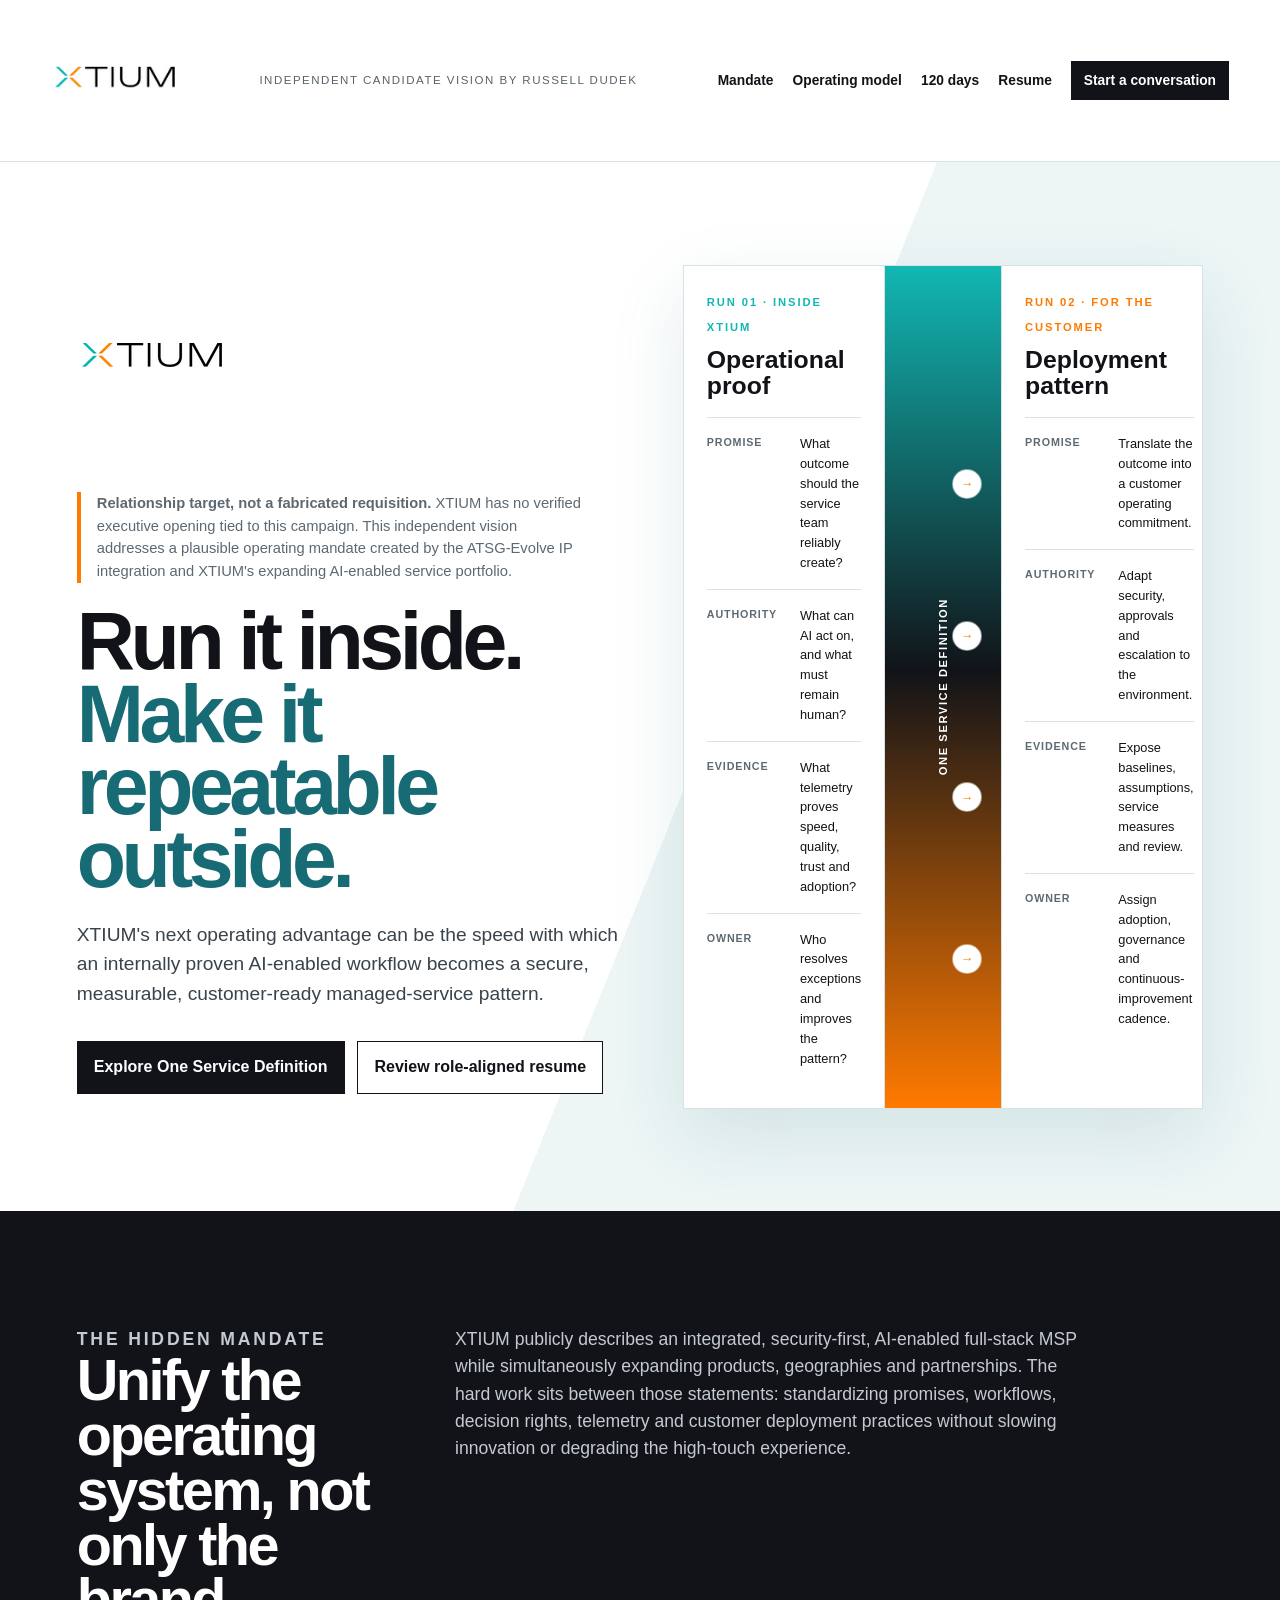
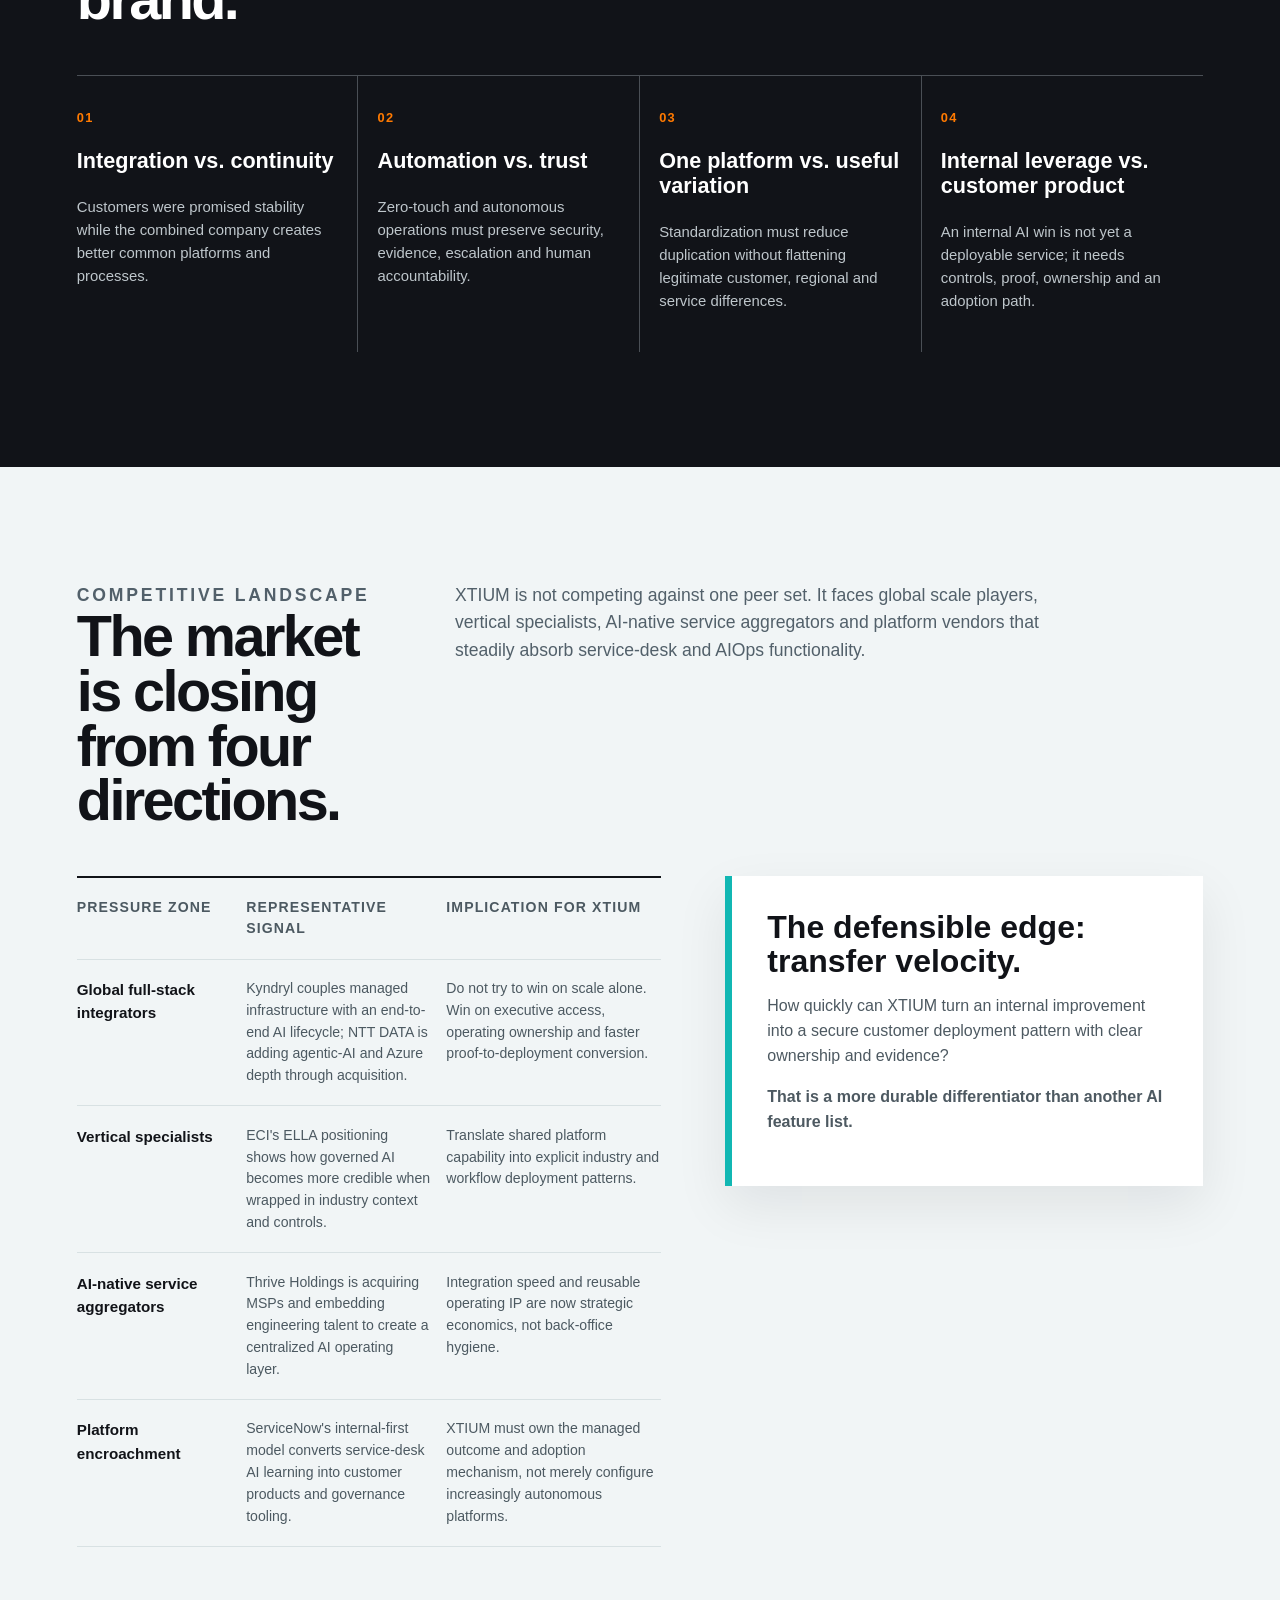
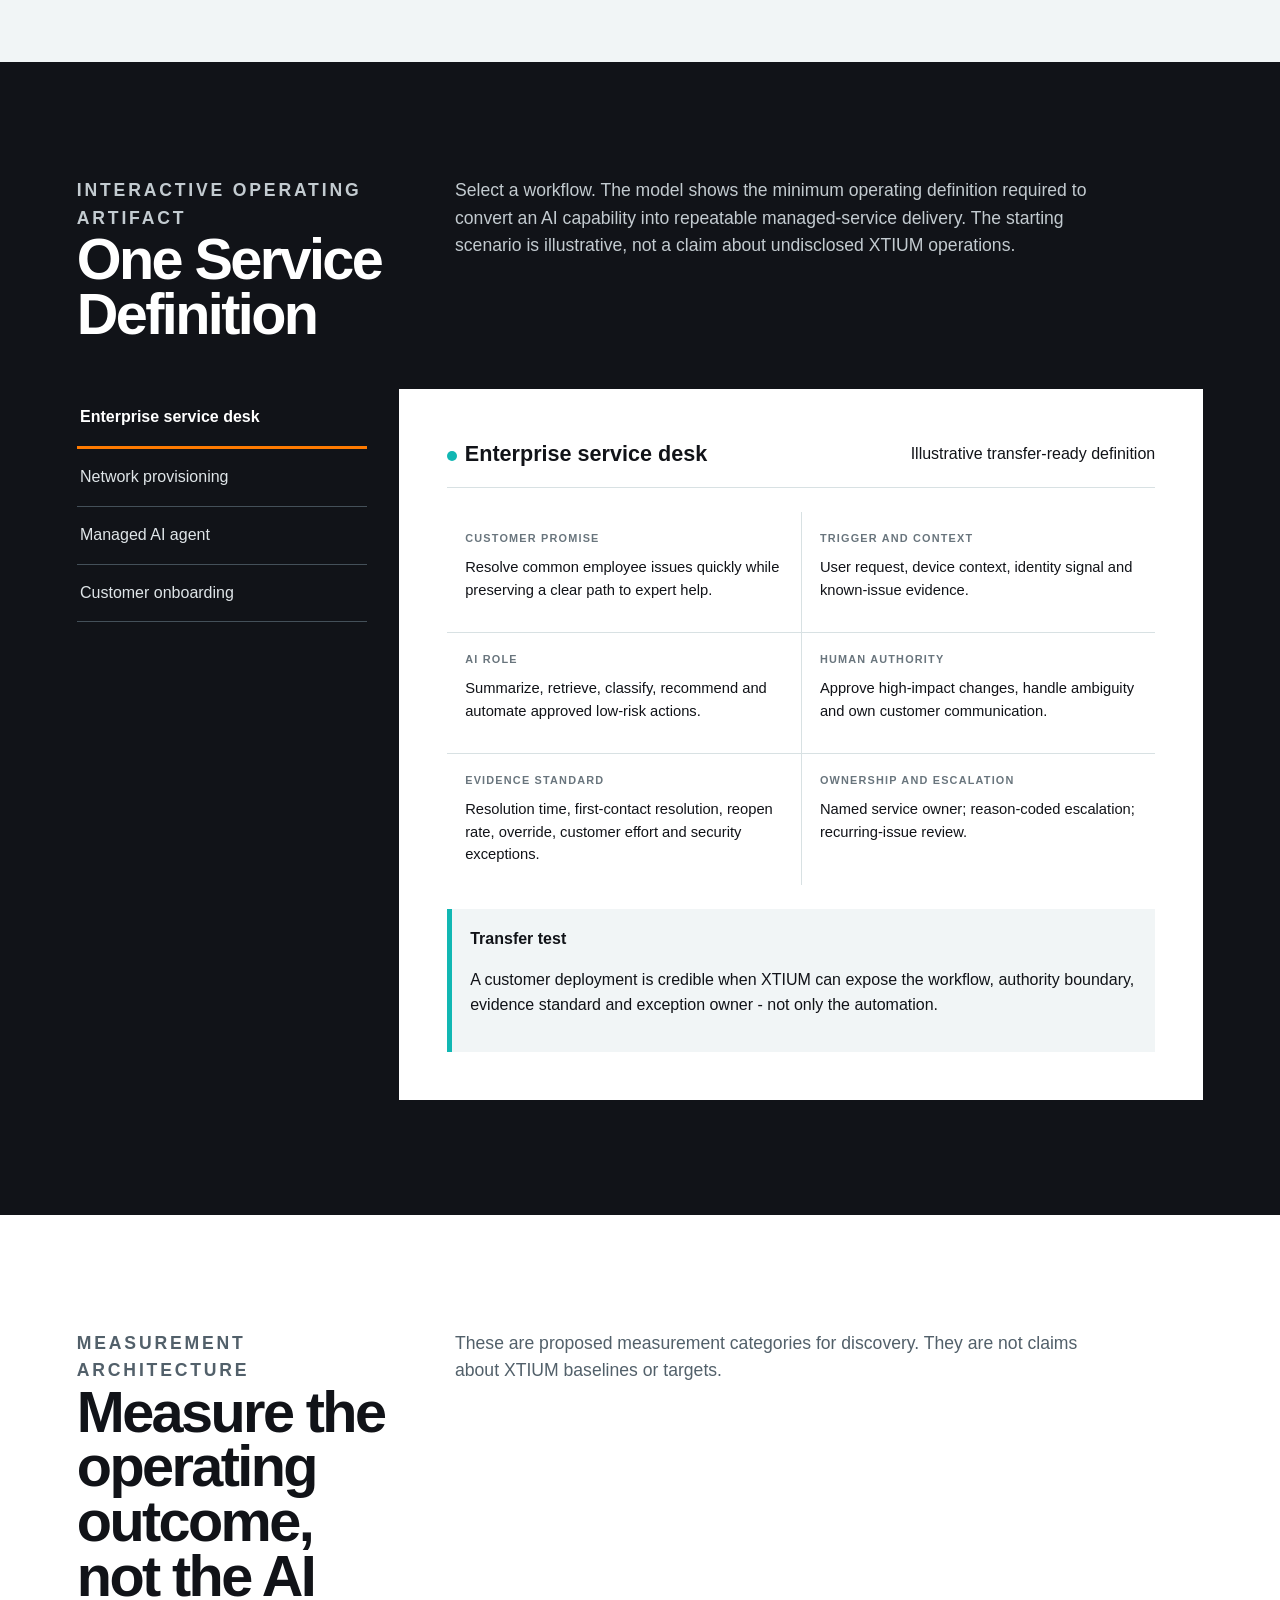
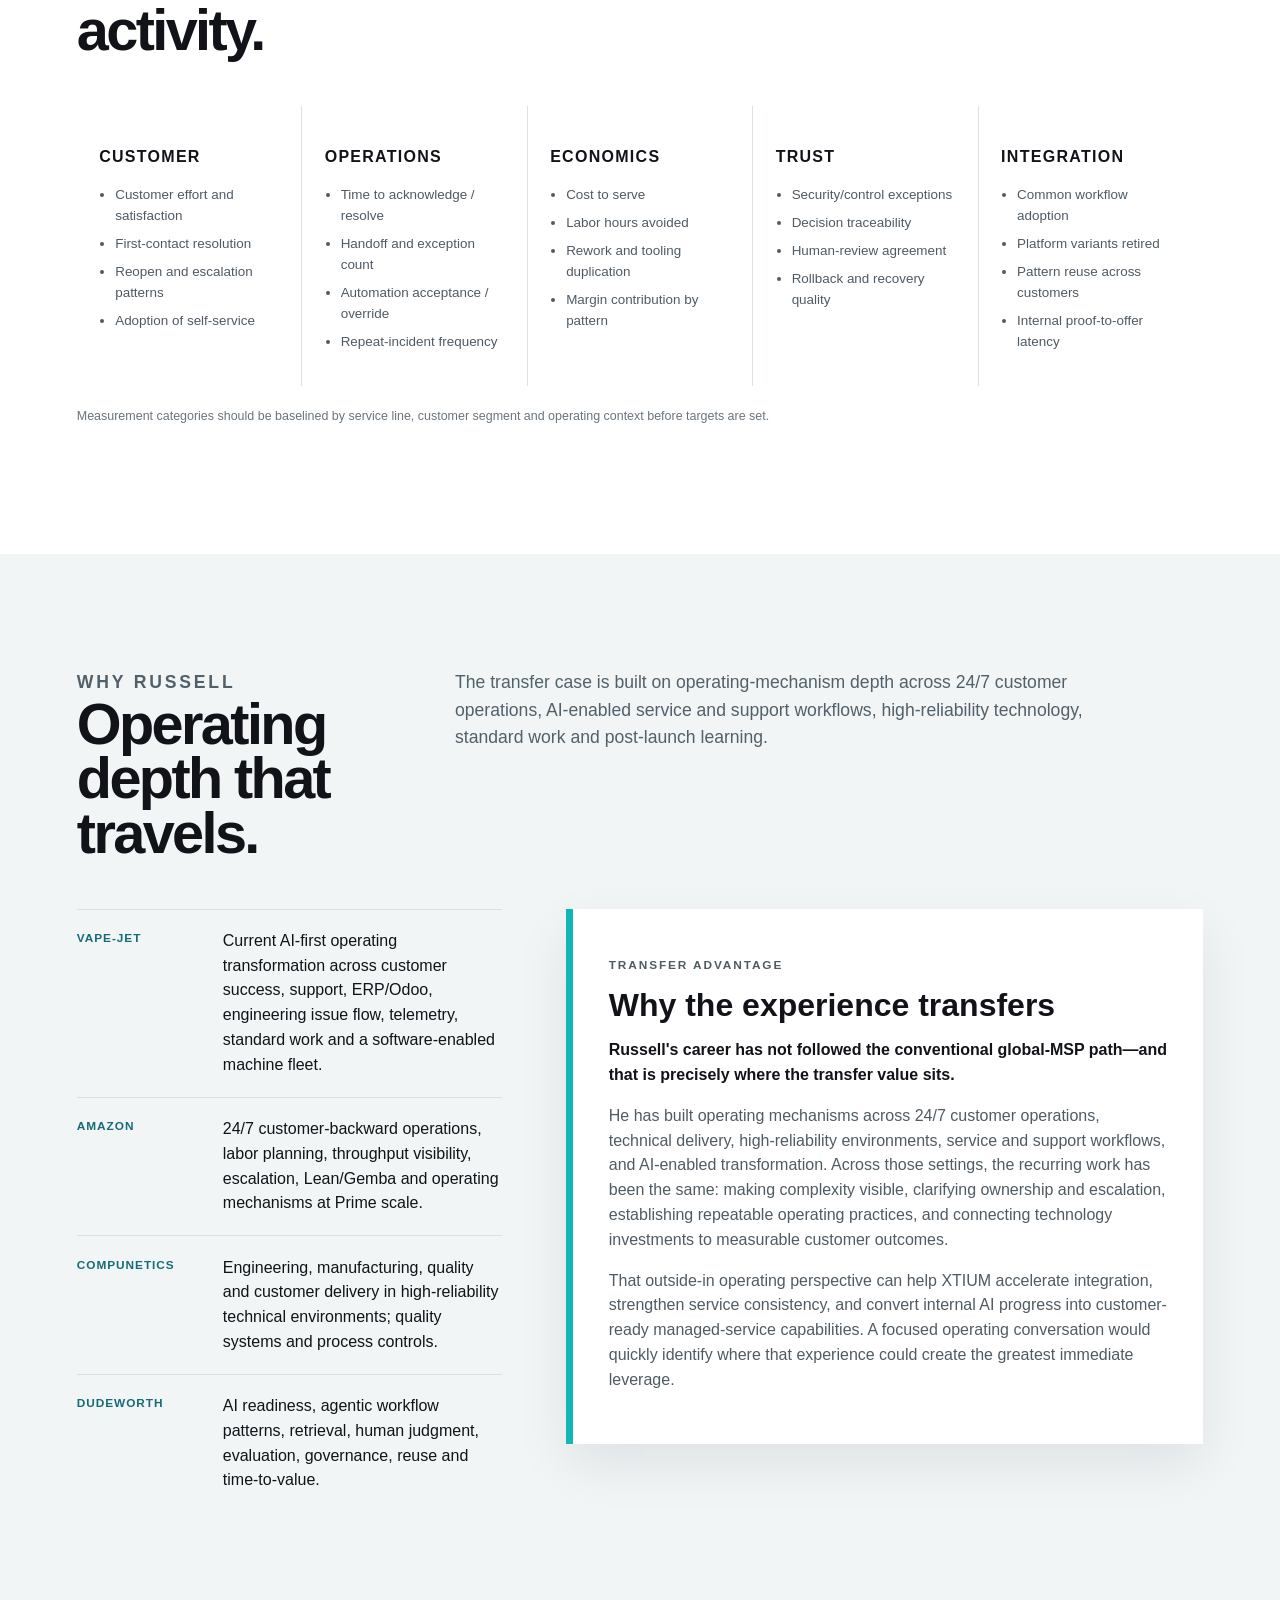
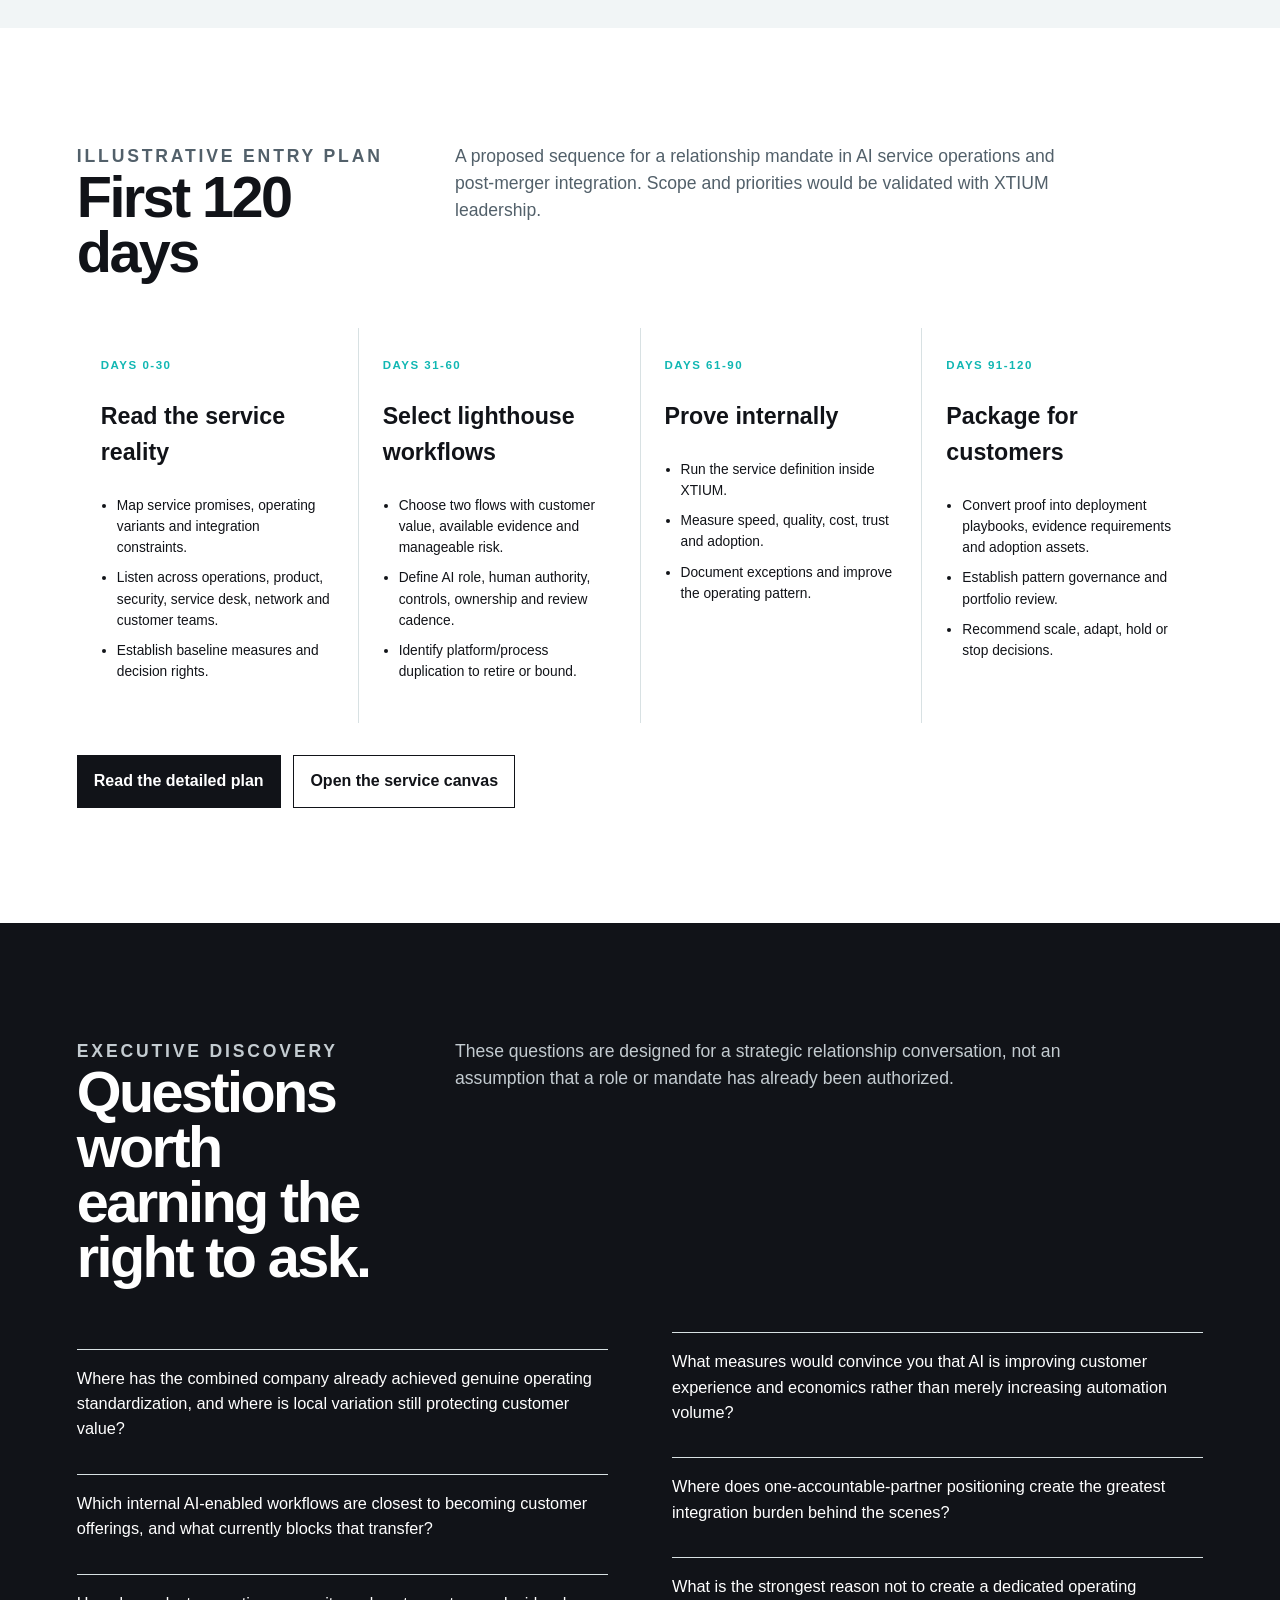
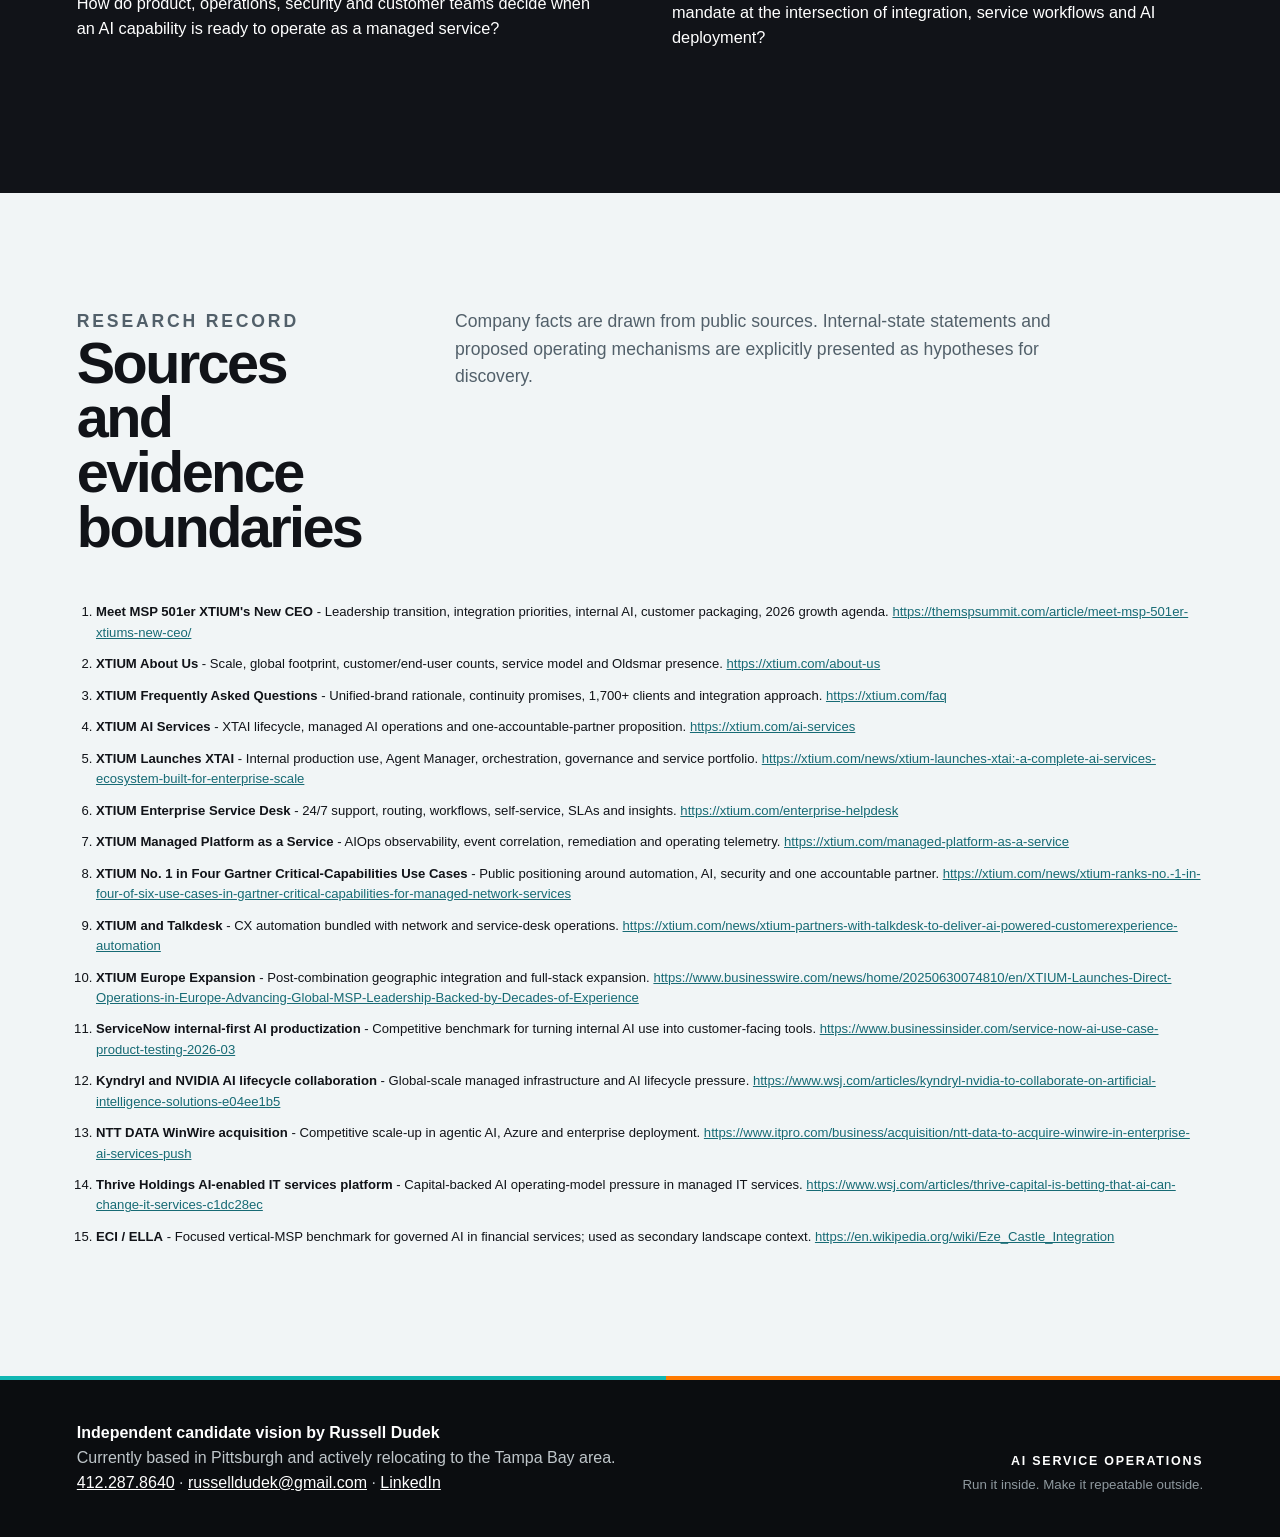
<file: index.html>
<!doctype html><html lang="en"><head><meta charset="utf-8"><meta name="viewport" content="width=device-width,initial-scale=1"><title>XTIUM - AI Service Operations Candidate Vision</title><meta name="description" content="Independent candidate vision for AI-enabled managed-service integration and repeatable customer deployment at XTIUM."><link rel="stylesheet" href="styles.css"></head><body><a class="skip" href="#main">Skip to content</a><nav class="site-nav" aria-label="Primary"><a href="index.html"><img src="assets/brand/xtium-logo.svg" alt="XTIUM"></a><span class="independent">Independent candidate vision by Russell Dudek</span><button class="menu" aria-expanded="false" aria-controls="navlinks">Menu</button><div class="nav-links" id="navlinks"><a href="index.html#mandate">Mandate</a><a href="index.html#model">Operating model</a><a href="120-day-plan.html">120 days</a><a href="resume.html">Resume</a><a class="cta" href="mailto:russelldudek@gmail.com">Start a conversation</a></div></nav><main id="main">
<section class="hero" aria-labelledby="hero-title"><div><img src="assets/brand/xtium-logo.svg" alt="XTIUM" style="width:150px;margin-bottom:2rem"><p class="context"><strong>Relationship target, not a fabricated requisition.</strong> XTIUM has no verified executive opening tied to this campaign. This independent vision addresses a plausible operating mandate created by the ATSG-Evolve IP integration and XTIUM's expanding AI-enabled service portfolio.</p><h1 id="hero-title">Run it inside.<span>Make it repeatable outside.</span></h1><p class="lead">XTIUM's next operating advantage can be the speed with which an internally proven AI-enabled workflow becomes a secure, measurable, customer-ready managed-service pattern.</p><div class="hero-actions"><a class="button primary" href="#model">Explore One Service Definition</a><a class="button secondary" href="resume.html">Review role-aligned resume</a></div></div>
<div class="register translation-spine ready" id="registration" aria-label="Service Translation Spine showing how operational proof inside XTIUM becomes a customer deployment pattern through one service definition"><article class="plate left"><span class="plate-label">Run 01 · Inside XTIUM</span><h2>Operational proof</h2><div class="spec-list"><div class="spec-row"><b>Promise</b><span>What outcome should the service team reliably create?</span></div><div class="spec-row"><b>Authority</b><span>What can AI act on, and what must remain human?</span></div><div class="spec-row"><b>Evidence</b><span>What telemetry proves speed, quality, trust and adoption?</span></div><div class="spec-row"><b>Owner</b><span>Who resolves exceptions and improves the pattern?</span></div></div></article><article class="plate right"><span class="plate-label">Run 02 · For the customer</span><h2>Deployment pattern</h2><div class="spec-list"><div class="spec-row"><b>Promise</b><span>Translate the outcome into a customer operating commitment.</span></div><div class="spec-row"><b>Authority</b><span>Adapt security, approvals and escalation to the environment.</span></div><div class="spec-row"><b>Evidence</b><span>Expose baselines, assumptions, service measures and review.</span></div><div class="spec-row"><b>Owner</b><span>Assign adoption, governance and continuous-improvement cadence.</span></div></div></article><div class="registration-mark"><span>One service definition</span></div></div></section>
<section class="band dark" id="mandate"><div class="section-head"><div><p class="kicker orange">The hidden mandate</p><h2>Unify the operating system, not only the brand.</h2></div><p>XTIUM publicly describes an integrated, security-first, AI-enabled full-stack MSP while simultaneously expanding products, geographies and partnerships. The hard work sits between those statements: standardizing promises, workflows, decision rights, telemetry and customer deployment practices without slowing innovation or degrading the high-touch experience.</p></div><div class="tensions"><article class="tension"><strong>01</strong><h3>Integration vs. continuity</h3><p>Customers were promised stability while the combined company creates better common platforms and processes.</p></article><article class="tension"><strong>02</strong><h3>Automation vs. trust</h3><p>Zero-touch and autonomous operations must preserve security, evidence, escalation and human accountability.</p></article><article class="tension"><strong>03</strong><h3>One platform vs. useful variation</h3><p>Standardization must reduce duplication without flattening legitimate customer, regional and service differences.</p></article><article class="tension"><strong>04</strong><h3>Internal leverage vs. customer product</h3><p>An internal AI win is not yet a deployable service; it needs controls, proof, ownership and an adoption path.</p></article></div></section>
<section class="band mist" id="landscape"><div class="section-head"><div><p class="kicker">Competitive landscape</p><h2>The market is closing from four directions.</h2></div><p>XTIUM is not competing against one peer set. It faces global scale players, vertical specialists, AI-native service aggregators and platform vendors that steadily absorb service-desk and AIOps functionality.</p></div><div class="landscape"><div class="landscape-table"><div class="landscape-row head"><span>Pressure zone</span><span>Representative signal</span><span>Implication for XTIUM</span></div><div class="landscape-row"><b>Global full-stack integrators</b><span>Kyndryl couples managed infrastructure with an end-to-end AI lifecycle; NTT DATA is adding agentic-AI and Azure depth through acquisition.</span><span>Do not try to win on scale alone. Win on executive access, operating ownership and faster proof-to-deployment conversion.</span></div><div class="landscape-row"><b>Vertical specialists</b><span>ECI's ELLA positioning shows how governed AI becomes more credible when wrapped in industry context and controls.</span><span>Translate shared platform capability into explicit industry and workflow deployment patterns.</span></div><div class="landscape-row"><b>AI-native service aggregators</b><span>Thrive Holdings is acquiring MSPs and embedding engineering talent to create a centralized AI operating layer.</span><span>Integration speed and reusable operating IP are now strategic economics, not back-office hygiene.</span></div><div class="landscape-row"><b>Platform encroachment</b><span>ServiceNow's internal-first model converts service-desk AI learning into customer products and governance tooling.</span><span>XTIUM must own the managed outcome and adoption mechanism, not merely configure increasingly autonomous platforms.</span></div></div><aside class="edge-callout"><h3>The defensible edge: transfer velocity.</h3><p>How quickly can XTIUM turn an internal improvement into a secure customer deployment pattern with clear ownership and evidence?</p><p><strong>That is a more durable differentiator than another AI feature list.</strong></p></aside></div></section>
<section class="band dark" id="model"><div class="section-head"><div><p class="kicker orange">Interactive operating artifact</p><h2>One Service Definition</h2></div><p>Select a workflow. The model shows the minimum operating definition required to convert an AI capability into repeatable managed-service delivery. The starting scenario is illustrative, not a claim about undisclosed XTIUM operations.</p></div><div class="model-shell"><div class="scenario-rail" role="tablist" aria-label="Illustrative service scenarios"><button class="scenario" role="tab" aria-selected="true" data-scenario="desk">Enterprise service desk</button><button class="scenario" role="tab" aria-selected="false" data-scenario="network">Network provisioning</button><button class="scenario" role="tab" aria-selected="false" data-scenario="agent">Managed AI agent</button><button class="scenario" role="tab" aria-selected="false" data-scenario="onboarding">Customer onboarding</button></div><div class="model-output ready" id="model-output" aria-live="polite"><div class="model-status"><div><span class="status-dot"></span><strong id="scenario-title">Enterprise service desk</strong></div><span id="scenario-state">Illustrative transfer-ready definition</span></div><div class="definition-grid" id="definition-grid"></div><div class="transfer-readout"><strong>Transfer test</strong><p id="transfer-test"></p></div></div></div></section>
<section class="band" id="scorecard"><div class="section-head"><div><p class="kicker">Measurement architecture</p><h2>Measure the operating outcome, not the AI activity.</h2></div><p>These are proposed measurement categories for discovery. They are not claims about XTIUM baselines or targets.</p></div><div class="scorecard"><article class="score"><h3>Customer</h3><ul><li>Customer effort and satisfaction</li><li>First-contact resolution</li><li>Reopen and escalation patterns</li><li>Adoption of self-service</li></ul></article><article class="score"><h3>Operations</h3><ul><li>Time to acknowledge / resolve</li><li>Handoff and exception count</li><li>Automation acceptance / override</li><li>Repeat-incident frequency</li></ul></article><article class="score"><h3>Economics</h3><ul><li>Cost to serve</li><li>Labor hours avoided</li><li>Rework and tooling duplication</li><li>Margin contribution by pattern</li></ul></article><article class="score"><h3>Trust</h3><ul><li>Security/control exceptions</li><li>Decision traceability</li><li>Human-review agreement</li><li>Rollback and recovery quality</li></ul></article><article class="score"><h3>Integration</h3><ul><li>Common workflow adoption</li><li>Platform variants retired</li><li>Pattern reuse across customers</li><li>Internal proof-to-offer latency</li></ul></article></div><p class="note">Measurement categories should be baselined by service line, customer segment and operating context before targets are set.</p></section>
<section class="band mist" id="evidence"><div class="section-head"><div><p class="kicker">Why Russell</p><h2>Operating depth that travels.</h2></div><p>The transfer case is built on operating-mechanism depth across 24/7 customer operations, AI-enabled service and support workflows, high-reliability technology, standard work and post-launch learning.</p></div><div class="evidence"><div class="evidence-map"><div class="evidence-row"><b>Vape-Jet</b><p>Current AI-first operating transformation across customer success, support, ERP/Odoo, engineering issue flow, telemetry, standard work and a software-enabled machine fleet.</p></div><div class="evidence-row"><b>Amazon</b><p>24/7 customer-backward operations, labor planning, throughput visibility, escalation, Lean/Gemba and operating mechanisms at Prime scale.</p></div><div class="evidence-row"><b>Compunetics</b><p>Engineering, manufacturing, quality and customer delivery in high-reliability technical environments; quality systems and process controls.</p></div><div class="evidence-row"><b>DudeWorth</b><p>AI readiness, agentic workflow patterns, retrieval, human judgment, evaluation, governance, reuse and time-to-value.</p></div></div><aside class="transfer-case"><p class="kicker">Transfer advantage</p><h3>Why the experience transfers</h3><p><strong>Russell's career has not followed the conventional global-MSP path—and that is precisely where the transfer value sits.</strong></p><p>He has built operating mechanisms across 24/7 customer operations, technical delivery, high-reliability environments, service and support workflows, and AI-enabled transformation. Across those settings, the recurring work has been the same: making complexity visible, clarifying ownership and escalation, establishing repeatable operating practices, and connecting technology investments to measurable customer outcomes.</p><p>That outside-in operating perspective can help XTIUM accelerate integration, strengthen service consistency, and convert internal AI progress into customer-ready managed-service capabilities. A focused operating conversation would quickly identify where that experience could create the greatest immediate leverage.</p></aside></div></section>
<section class="band" id="plan"><div class="section-head"><div><p class="kicker">Illustrative entry plan</p><h2>First 120 days</h2></div><p>A proposed sequence for a relationship mandate in AI service operations and post-merger integration. Scope and priorities would be validated with XTIUM leadership.</p></div><div class="timeline"><article class="phase"><span class="days">Days 0-30</span><h3>Read the service reality</h3><ul><li>Map service promises, operating variants and integration constraints.</li><li>Listen across operations, product, security, service desk, network and customer teams.</li><li>Establish baseline measures and decision rights.</li></ul></article><article class="phase"><span class="days">Days 31-60</span><h3>Select lighthouse workflows</h3><ul><li>Choose two flows with customer value, available evidence and manageable risk.</li><li>Define AI role, human authority, controls, ownership and review cadence.</li><li>Identify platform/process duplication to retire or bound.</li></ul></article><article class="phase"><span class="days">Days 61-90</span><h3>Prove internally</h3><ul><li>Run the service definition inside XTIUM.</li><li>Measure speed, quality, cost, trust and adoption.</li><li>Document exceptions and improve the operating pattern.</li></ul></article><article class="phase"><span class="days">Days 91-120</span><h3>Package for customers</h3><ul><li>Convert proof into deployment playbooks, evidence requirements and adoption assets.</li><li>Establish pattern governance and portfolio review.</li><li>Recommend scale, adapt, hold or stop decisions.</li></ul></article></div><div class="hero-actions"><a class="button primary" href="120-day-plan.html">Read the detailed plan</a><a class="button secondary" href="service-definition-canvas.html">Open the service canvas</a></div></section>
<section class="band dark" id="questions"><div class="section-head"><div><p class="kicker orange">Executive discovery</p><h2>Questions worth earning the right to ask.</h2></div><p>These questions are designed for a strategic relationship conversation, not an assumption that a role or mandate has already been authorized.</p></div><div class="questions"><p class="question">Where has the combined company already achieved genuine operating standardization, and where is local variation still protecting customer value?</p><p class="question">Which internal AI-enabled workflows are closest to becoming customer offerings, and what currently blocks that transfer?</p><p class="question">How do product, operations, security and customer teams decide when an AI capability is ready to operate as a managed service?</p><p class="question">What measures would convince you that AI is improving customer experience and economics rather than merely increasing automation volume?</p><p class="question">Where does one-accountable-partner positioning create the greatest integration burden behind the scenes?</p><p class="question">What is the strongest reason not to create a dedicated operating mandate at the intersection of integration, service workflows and AI deployment?</p></div></section>
<section class="band mist sources" id="sources"><div class="section-head"><div><p class="kicker">Research record</p><h2>Sources and evidence boundaries</h2></div><p>Company facts are drawn from public sources. Internal-state statements and proposed operating mechanisms are explicitly presented as hypotheses for discovery.</p></div><ol><li><strong>Meet MSP 501er XTIUM&#x27;s New CEO</strong> - Leadership transition, integration priorities, internal AI, customer packaging, 2026 growth agenda. <a href="https://themspsummit.com/article/meet-msp-501er-xtiums-new-ceo/">https://themspsummit.com/article/meet-msp-501er-xtiums-new-ceo/</a></li><li><strong>XTIUM About Us</strong> - Scale, global footprint, customer/end-user counts, service model and Oldsmar presence. <a href="https://xtium.com/about-us">https://xtium.com/about-us</a></li><li><strong>XTIUM Frequently Asked Questions</strong> - Unified-brand rationale, continuity promises, 1,700+ clients and integration approach. <a href="https://xtium.com/faq">https://xtium.com/faq</a></li><li><strong>XTIUM AI Services</strong> - XTAI lifecycle, managed AI operations and one-accountable-partner proposition. <a href="https://xtium.com/ai-services">https://xtium.com/ai-services</a></li><li><strong>XTIUM Launches XTAI</strong> - Internal production use, Agent Manager, orchestration, governance and service portfolio. <a href="https://xtium.com/news/xtium-launches-xtai:-a-complete-ai-services-ecosystem-built-for-enterprise-scale">https://xtium.com/news/xtium-launches-xtai:-a-complete-ai-services-ecosystem-built-for-enterprise-scale</a></li><li><strong>XTIUM Enterprise Service Desk</strong> - 24/7 support, routing, workflows, self-service, SLAs and insights. <a href="https://xtium.com/enterprise-helpdesk">https://xtium.com/enterprise-helpdesk</a></li><li><strong>XTIUM Managed Platform as a Service</strong> - AIOps observability, event correlation, remediation and operating telemetry. <a href="https://xtium.com/managed-platform-as-a-service">https://xtium.com/managed-platform-as-a-service</a></li><li><strong>XTIUM No. 1 in Four Gartner Critical-Capabilities Use Cases</strong> - Public positioning around automation, AI, security and one accountable partner. <a href="https://xtium.com/news/xtium-ranks-no.-1-in-four-of-six-use-cases-in-gartner-critical-capabilities-for-managed-network-services">https://xtium.com/news/xtium-ranks-no.-1-in-four-of-six-use-cases-in-gartner-critical-capabilities-for-managed-network-services</a></li><li><strong>XTIUM and Talkdesk</strong> - CX automation bundled with network and service-desk operations. <a href="https://xtium.com/news/xtium-partners-with-talkdesk-to-deliver-ai-powered-customerexperience-automation">https://xtium.com/news/xtium-partners-with-talkdesk-to-deliver-ai-powered-customerexperience-automation</a></li><li><strong>XTIUM Europe Expansion</strong> - Post-combination geographic integration and full-stack expansion. <a href="https://www.businesswire.com/news/home/20250630074810/en/XTIUM-Launches-Direct-Operations-in-Europe-Advancing-Global-MSP-Leadership-Backed-by-Decades-of-Experience">https://www.businesswire.com/news/home/20250630074810/en/XTIUM-Launches-Direct-Operations-in-Europe-Advancing-Global-MSP-Leadership-Backed-by-Decades-of-Experience</a></li><li><strong>ServiceNow internal-first AI productization</strong> - Competitive benchmark for turning internal AI use into customer-facing tools. <a href="https://www.businessinsider.com/service-now-ai-use-case-product-testing-2026-03">https://www.businessinsider.com/service-now-ai-use-case-product-testing-2026-03</a></li><li><strong>Kyndryl and NVIDIA AI lifecycle collaboration</strong> - Global-scale managed infrastructure and AI lifecycle pressure. <a href="https://www.wsj.com/articles/kyndryl-nvidia-to-collaborate-on-artificial-intelligence-solutions-e04ee1b5">https://www.wsj.com/articles/kyndryl-nvidia-to-collaborate-on-artificial-intelligence-solutions-e04ee1b5</a></li><li><strong>NTT DATA WinWire acquisition</strong> - Competitive scale-up in agentic AI, Azure and enterprise deployment. <a href="https://www.itpro.com/business/acquisition/ntt-data-to-acquire-winwire-in-enterprise-ai-services-push">https://www.itpro.com/business/acquisition/ntt-data-to-acquire-winwire-in-enterprise-ai-services-push</a></li><li><strong>Thrive Holdings AI-enabled IT services platform</strong> - Capital-backed AI operating-model pressure in managed IT services. <a href="https://www.wsj.com/articles/thrive-capital-is-betting-that-ai-can-change-it-services-c1dc28ec">https://www.wsj.com/articles/thrive-capital-is-betting-that-ai-can-change-it-services-c1dc28ec</a></li><li><strong>ECI / ELLA</strong> - Focused vertical-MSP benchmark for governed AI in financial services; used as secondary landscape context. <a href="https://en.wikipedia.org/wiki/Eze_Castle_Integration">https://en.wikipedia.org/wiki/Eze_Castle_Integration</a></li></ol></section>
</main><footer class="footer"><div class="footer-rule" aria-hidden="true"></div><div class="footer-main"><div><strong>Independent candidate vision by Russell Dudek</strong><br>Currently based in Pittsburgh and actively relocating to the Tampa Bay area.<br><a href="tel:+14122878640">412.287.8640</a> · <a href="mailto:russelldudek@gmail.com">russelldudek@gmail.com</a> · <a href="https://www.linkedin.com/in/russelldudek">LinkedIn</a></div><div class="footer-descriptor"><span>AI Service Operations</span><small>Run it inside. Make it repeatable outside.</small></div></div></footer><script src="app.js"></script></body></html>
</file>
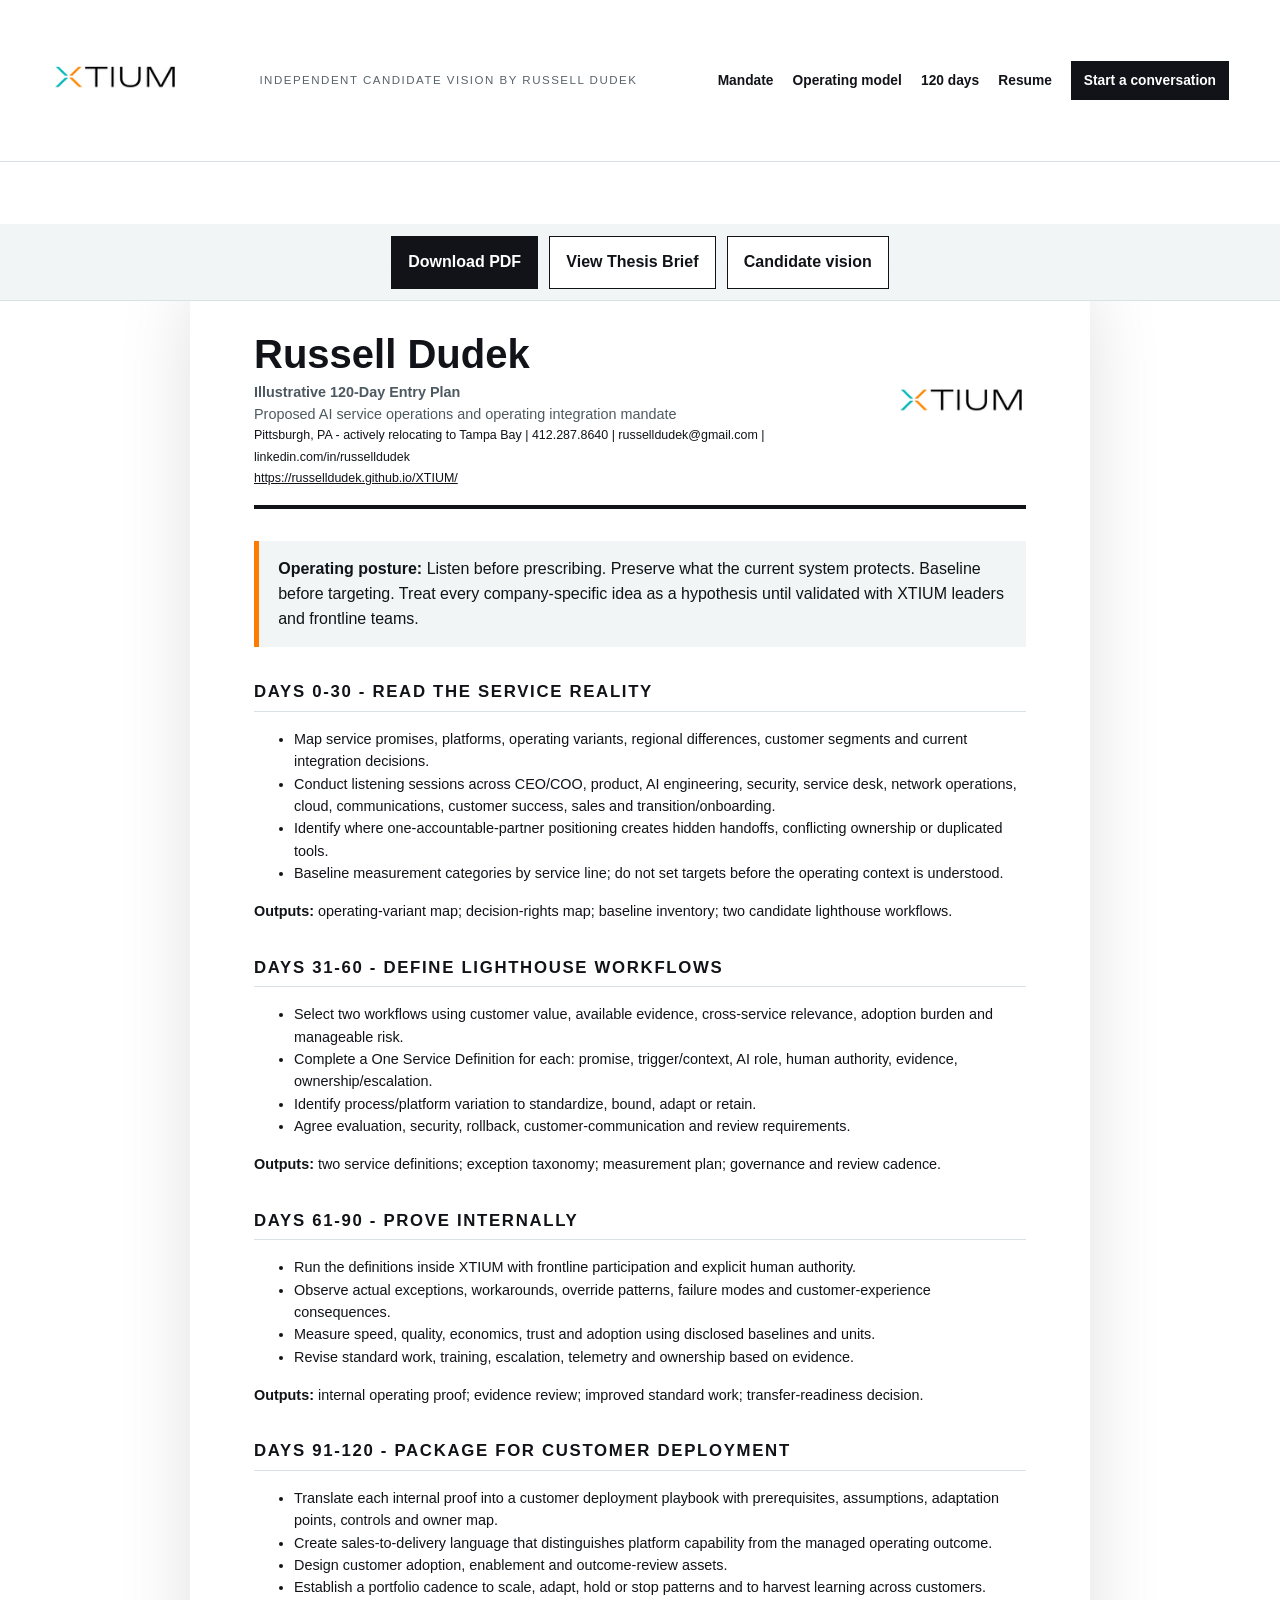
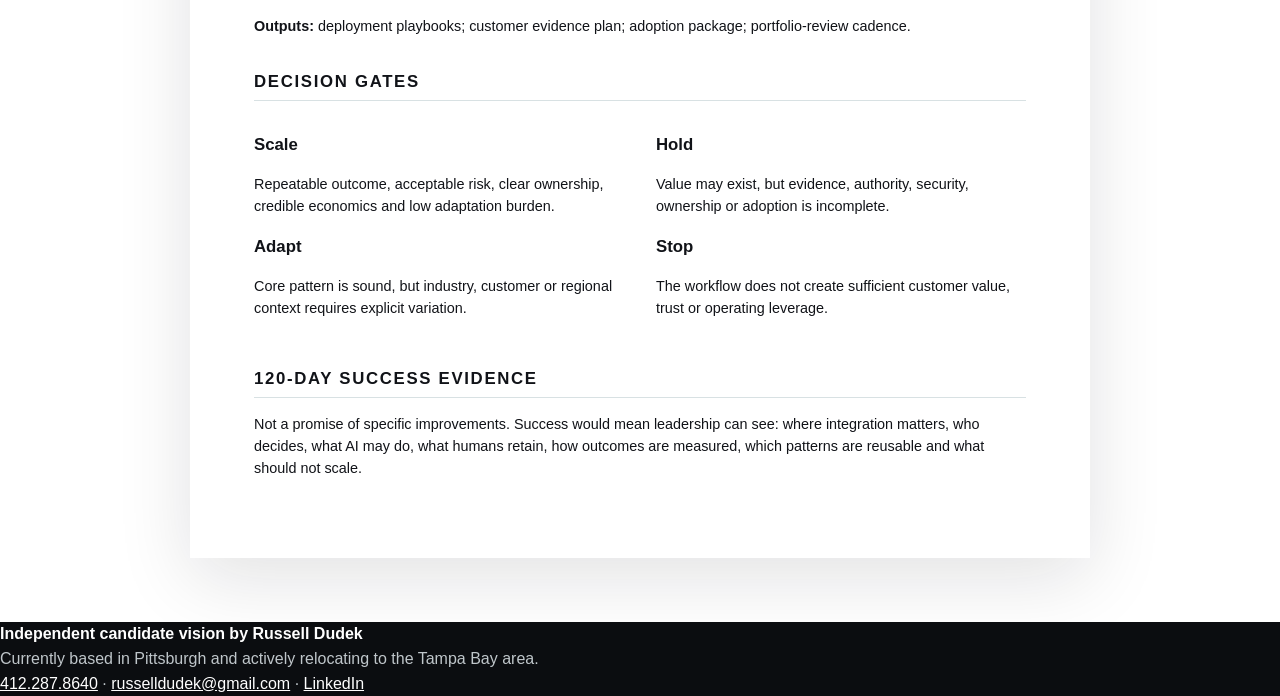
<file: 120-day-plan.html>
<!doctype html><html lang="en"><head><meta charset="utf-8"><meta name="viewport" content="width=device-width,initial-scale=1"><title>Russell Dudek - XTIUM 120-Day Plan</title><meta name="description" content="Illustrative 120-day entry plan for XTIUM AI service operations and post-merger integration."><link rel="stylesheet" href="styles.css"></head><body><a class="skip" href="#main">Skip to content</a><nav class="site-nav" aria-label="Primary"><a href="index.html"><img src="assets/brand/xtium-logo.svg" alt="XTIUM"></a><span class="independent">Independent candidate vision by Russell Dudek</span><button class="menu" aria-expanded="false" aria-controls="navlinks">Menu</button><div class="nav-links" id="navlinks"><a href="index.html#mandate">Mandate</a><a href="index.html#model">Operating model</a><a href="120-day-plan.html">120 days</a><a href="resume.html">Resume</a><a class="cta" href="mailto:russelldudek@gmail.com">Start a conversation</a></div></nav><main id="main"><div class="doc-actions"><a class="button primary" href="docs/Russell-Dudek-XTIUM-120-Day-Plan.pdf">Download PDF</a><a class="button secondary" href="interview-brief.html">View Thesis Brief</a><a class="button secondary" href="index.html">Candidate vision</a></div><article class="document"><header class="doc-header"><div><h1>Russell Dudek</h1><p><strong>Illustrative 120-Day Entry Plan</strong><br>Proposed AI service operations and operating integration mandate</p><div class="contact-line">Pittsburgh, PA - actively relocating to Tampa Bay | 412.287.8640 | russelldudek@gmail.com | linkedin.com/in/russelldudek<br><a href="https://russelldudek.github.io/XTIUM/">https://russelldudek.github.io/XTIUM/</a></div></div><img src="assets/brand/xtium-logo.svg" alt="XTIUM"></header><div class="callout"><strong>Operating posture:</strong> Listen before prescribing. Preserve what the current system protects. Baseline before targeting. Treat every company-specific idea as a hypothesis until validated with XTIUM leaders and frontline teams.</div><h2>Days 0-30 - Read the service reality</h2><ul><li>Map service promises, platforms, operating variants, regional differences, customer segments and current integration decisions.</li><li>Conduct listening sessions across CEO/COO, product, AI engineering, security, service desk, network operations, cloud, communications, customer success, sales and transition/onboarding.</li><li>Identify where one-accountable-partner positioning creates hidden handoffs, conflicting ownership or duplicated tools.</li><li>Baseline measurement categories by service line; do not set targets before the operating context is understood.</li></ul><p><strong>Outputs:</strong> operating-variant map; decision-rights map; baseline inventory; two candidate lighthouse workflows.</p><h2>Days 31-60 - Define lighthouse workflows</h2><ul><li>Select two workflows using customer value, available evidence, cross-service relevance, adoption burden and manageable risk.</li><li>Complete a One Service Definition for each: promise, trigger/context, AI role, human authority, evidence, ownership/escalation.</li><li>Identify process/platform variation to standardize, bound, adapt or retain.</li><li>Agree evaluation, security, rollback, customer-communication and review requirements.</li></ul><p><strong>Outputs:</strong> two service definitions; exception taxonomy; measurement plan; governance and review cadence.</p><div class="print-page-break"></div><h2>Days 61-90 - Prove internally</h2><ul><li>Run the definitions inside XTIUM with frontline participation and explicit human authority.</li><li>Observe actual exceptions, workarounds, override patterns, failure modes and customer-experience consequences.</li><li>Measure speed, quality, economics, trust and adoption using disclosed baselines and units.</li><li>Revise standard work, training, escalation, telemetry and ownership based on evidence.</li></ul><p><strong>Outputs:</strong> internal operating proof; evidence review; improved standard work; transfer-readiness decision.</p><h2>Days 91-120 - Package for customer deployment</h2><ul><li>Translate each internal proof into a customer deployment playbook with prerequisites, assumptions, adaptation points, controls and owner map.</li><li>Create sales-to-delivery language that distinguishes platform capability from the managed operating outcome.</li><li>Design customer adoption, enablement and outcome-review assets.</li><li>Establish a portfolio cadence to scale, adapt, hold or stop patterns and to harvest learning across customers.</li></ul><p><strong>Outputs:</strong> deployment playbooks; customer evidence plan; adoption package; portfolio-review cadence.</p><h2>Decision gates</h2><div class="doc-grid"><div><h3>Scale</h3><p>Repeatable outcome, acceptable risk, clear ownership, credible economics and low adaptation burden.</p><h3>Adapt</h3><p>Core pattern is sound, but industry, customer or regional context requires explicit variation.</p></div><div><h3>Hold</h3><p>Value may exist, but evidence, authority, security, ownership or adoption is incomplete.</p><h3>Stop</h3><p>The workflow does not create sufficient customer value, trust or operating leverage.</p></div></div><h2>120-day success evidence</h2><p>Not a promise of specific improvements. Success would mean leadership can see: where integration matters, who decides, what AI may do, what humans retain, how outcomes are measured, which patterns are reusable and what should not scale.</p></article></main><footer class="footer"><div><strong>Independent candidate vision by Russell Dudek</strong><br>Currently based in Pittsburgh and actively relocating to the Tampa Bay area.<br><a href="tel:+14122878640">412.287.8640</a> · <a href="mailto:russelldudek@gmail.com">russelldudek@gmail.com</a> · <a href="https://www.linkedin.com/in/russelldudek">LinkedIn</a></div><img src="assets/brand/xtium-logo.svg" alt="XTIUM"></footer><script src="app.js"></script></body></html>
</file>
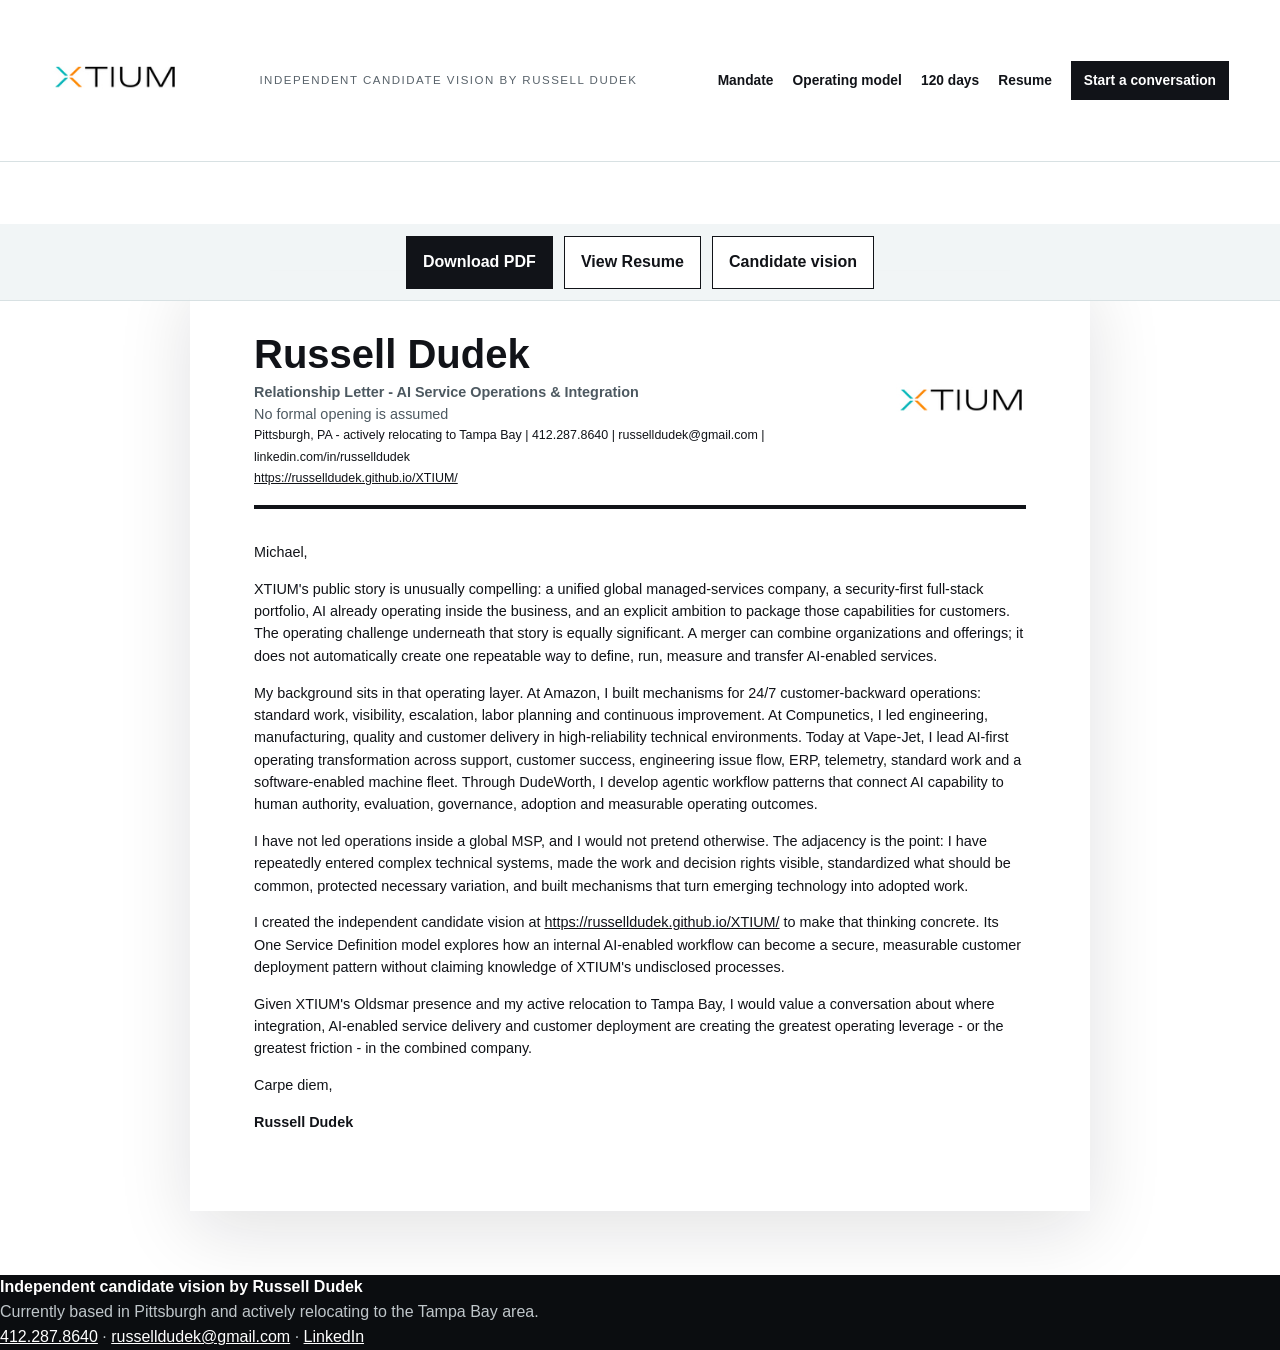
<file: cover-letter.html>
<!doctype html><html lang="en"><head><meta charset="utf-8"><meta name="viewport" content="width=device-width,initial-scale=1"><title>Russell Dudek - XTIUM Relationship Letter</title><meta name="description" content="One-page relationship letter to XTIUM CEO Michael Pisterzi; no formal opening is assumed."><link rel="stylesheet" href="styles.css"></head><body><a class="skip" href="#main">Skip to content</a><nav class="site-nav" aria-label="Primary"><a href="index.html"><img src="assets/brand/xtium-logo.svg" alt="XTIUM"></a><span class="independent">Independent candidate vision by Russell Dudek</span><button class="menu" aria-expanded="false" aria-controls="navlinks">Menu</button><div class="nav-links" id="navlinks"><a href="index.html#mandate">Mandate</a><a href="index.html#model">Operating model</a><a href="120-day-plan.html">120 days</a><a href="resume.html">Resume</a><a class="cta" href="mailto:russelldudek@gmail.com">Start a conversation</a></div></nav><main id="main"><div class="doc-actions"><a class="button primary" href="docs/Russell-Dudek-XTIUM-Relationship-Letter.pdf">Download PDF</a><a class="button secondary" href="resume.html">View Resume</a><a class="button secondary" href="index.html">Candidate vision</a></div><article class="document"><header class="doc-header"><div><h1>Russell Dudek</h1><p><strong>Relationship Letter - AI Service Operations & Integration</strong><br>No formal opening is assumed</p><div class="contact-line">Pittsburgh, PA - actively relocating to Tampa Bay | 412.287.8640 | russelldudek@gmail.com | linkedin.com/in/russelldudek<br><a href="https://russelldudek.github.io/XTIUM/">https://russelldudek.github.io/XTIUM/</a></div></div><img src="assets/brand/xtium-logo.svg" alt="XTIUM"></header><p>Michael,</p><p>XTIUM's public story is unusually compelling: a unified global managed-services company, a security-first full-stack portfolio, AI already operating inside the business, and an explicit ambition to package those capabilities for customers. The operating challenge underneath that story is equally significant. A merger can combine organizations and offerings; it does not automatically create one repeatable way to define, run, measure and transfer AI-enabled services.</p><p>My background sits in that operating layer. At Amazon, I built mechanisms for 24/7 customer-backward operations: standard work, visibility, escalation, labor planning and continuous improvement. At Compunetics, I led engineering, manufacturing, quality and customer delivery in high-reliability technical environments. Today at Vape-Jet, I lead AI-first operating transformation across support, customer success, engineering issue flow, ERP, telemetry, standard work and a software-enabled machine fleet. Through DudeWorth, I develop agentic workflow patterns that connect AI capability to human authority, evaluation, governance, adoption and measurable operating outcomes.</p><p>I have not led operations inside a global MSP, and I would not pretend otherwise. The adjacency is the point: I have repeatedly entered complex technical systems, made the work and decision rights visible, standardized what should be common, protected necessary variation, and built mechanisms that turn emerging technology into adopted work.</p><p>I created the independent candidate vision at <a href="https://russelldudek.github.io/XTIUM/">https://russelldudek.github.io/XTIUM/</a> to make that thinking concrete. Its One Service Definition model explores how an internal AI-enabled workflow can become a secure, measurable customer deployment pattern without claiming knowledge of XTIUM's undisclosed processes.</p><p>Given XTIUM's Oldsmar presence and my active relocation to Tampa Bay, I would value a conversation about where integration, AI-enabled service delivery and customer deployment are creating the greatest operating leverage - or the greatest friction - in the combined company.</p><p>Carpe diem,</p><p><strong>Russell Dudek</strong></p></article></main><footer class="footer"><div><strong>Independent candidate vision by Russell Dudek</strong><br>Currently based in Pittsburgh and actively relocating to the Tampa Bay area.<br><a href="tel:+14122878640">412.287.8640</a> · <a href="mailto:russelldudek@gmail.com">russelldudek@gmail.com</a> · <a href="https://www.linkedin.com/in/russelldudek">LinkedIn</a></div><img src="assets/brand/xtium-logo.svg" alt="XTIUM"></footer><script src="app.js"></script></body></html>
</file>
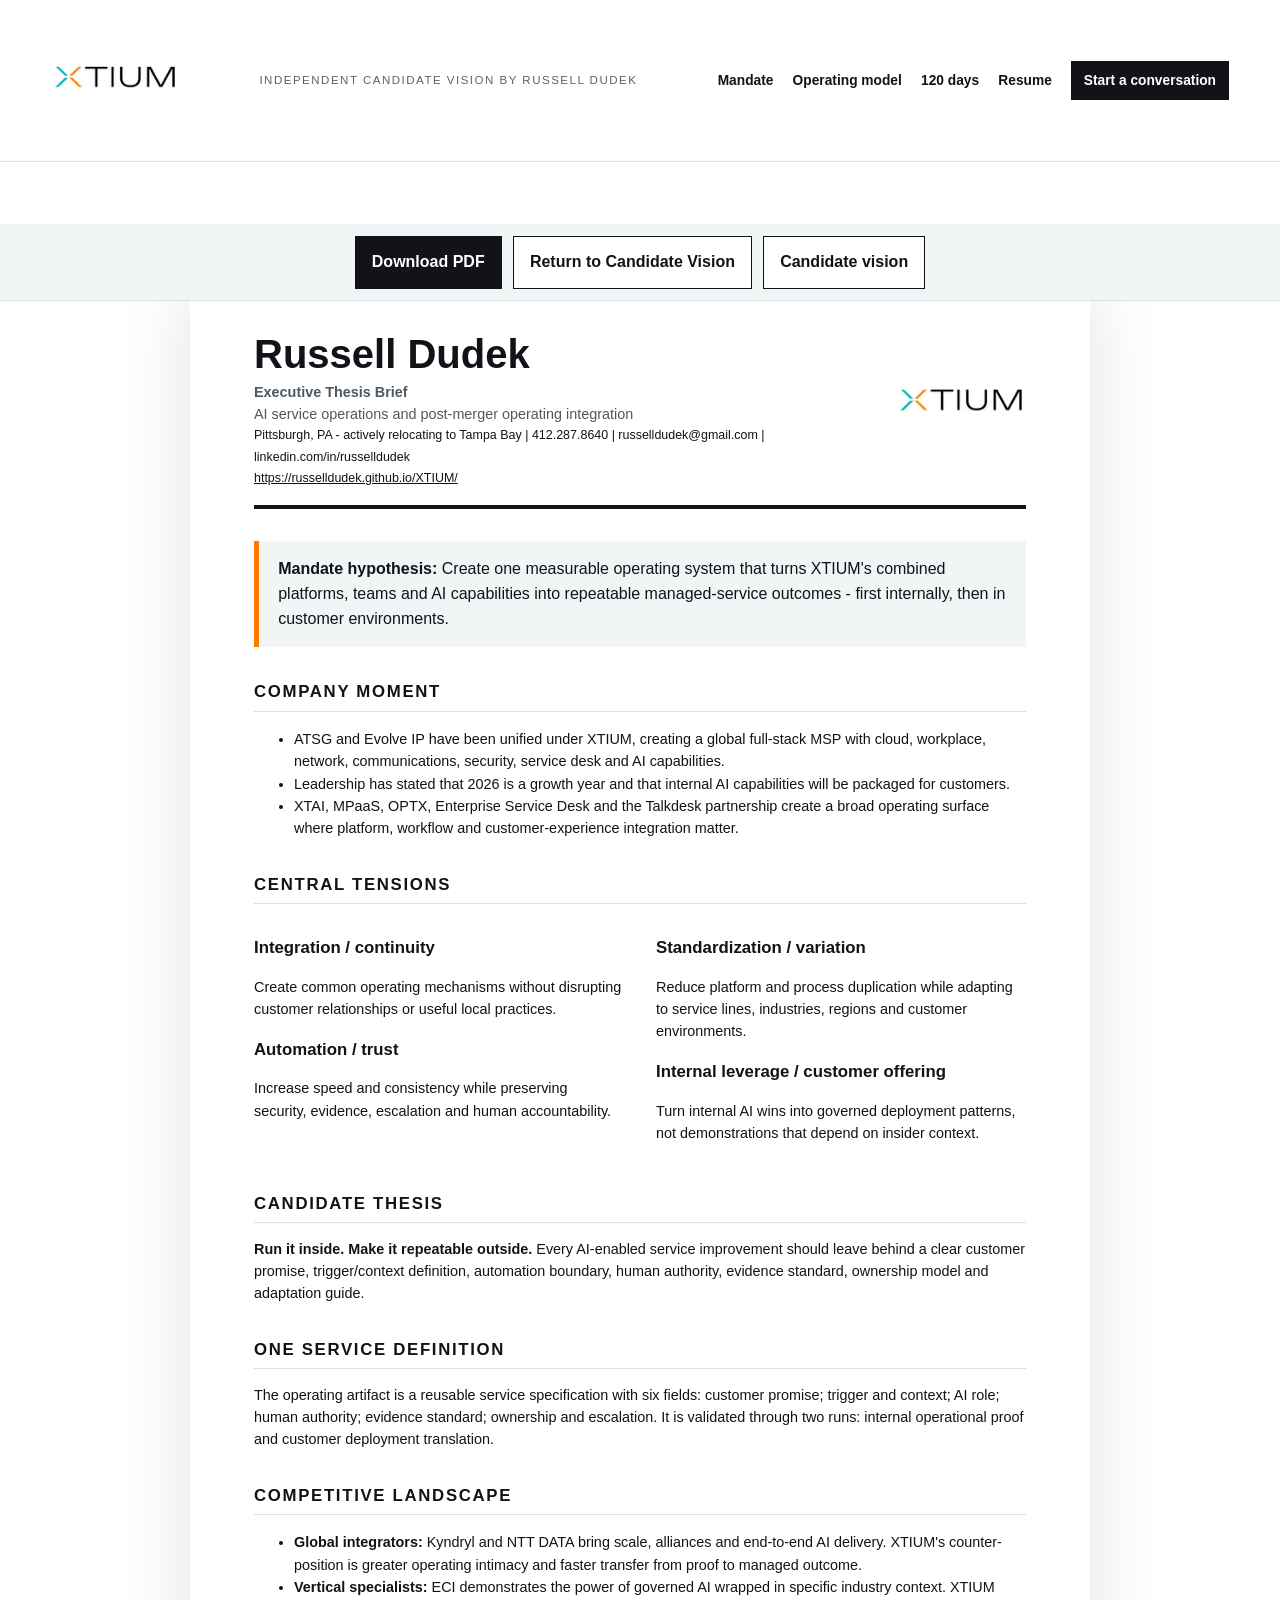
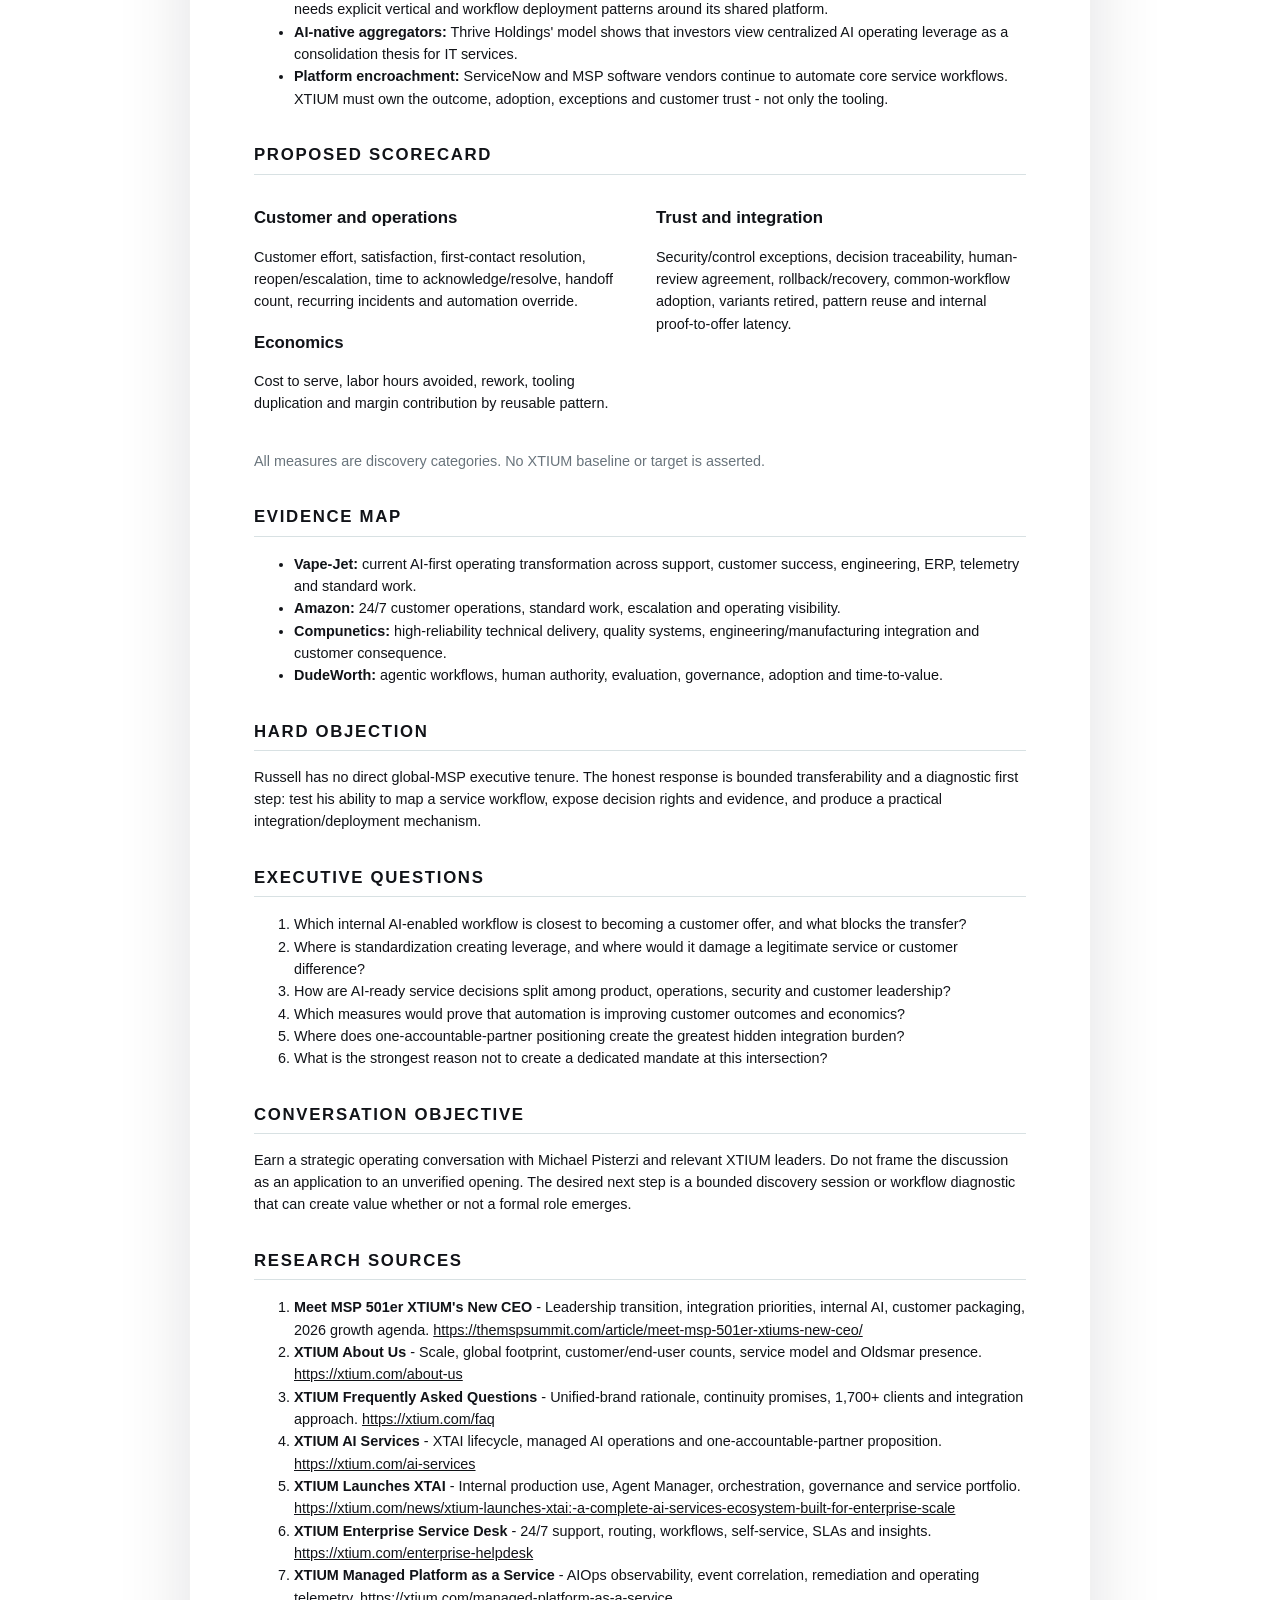
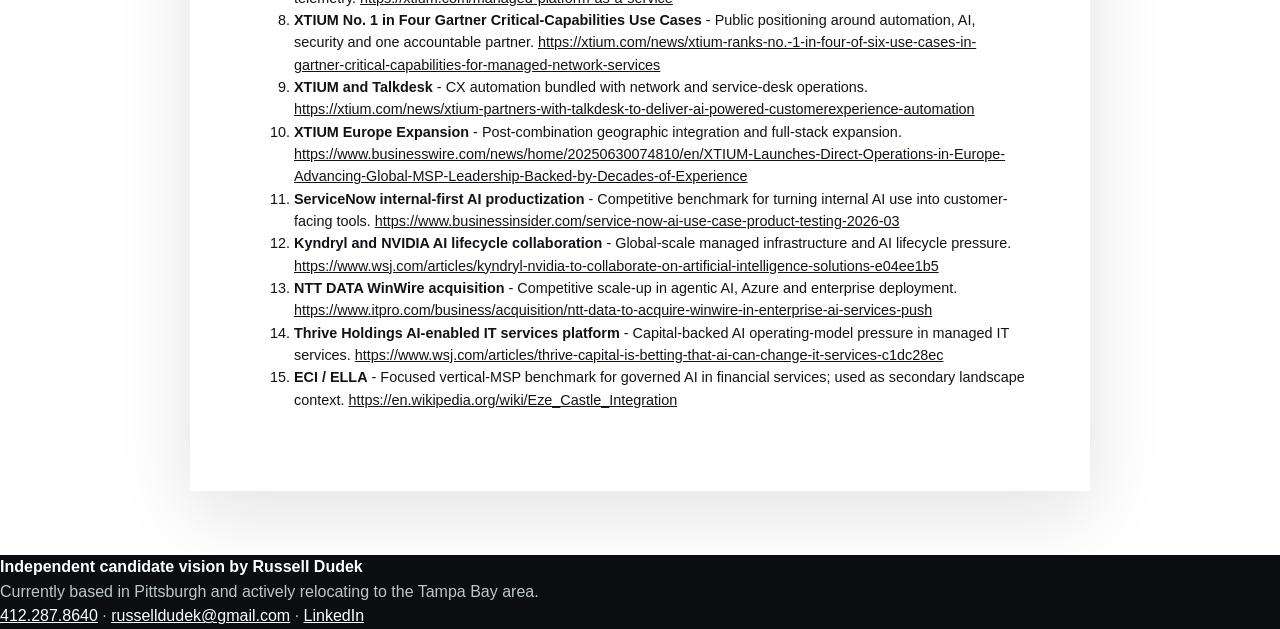
<file: interview-brief.html>
<!doctype html><html lang="en"><head><meta charset="utf-8"><meta name="viewport" content="width=device-width,initial-scale=1"><title>Russell Dudek - XTIUM Executive Thesis Brief</title><meta name="description" content="Executive thesis brief for a speculative XTIUM AI service operations relationship campaign."><link rel="stylesheet" href="styles.css"></head><body><a class="skip" href="#main">Skip to content</a><nav class="site-nav" aria-label="Primary"><a href="index.html"><img src="assets/brand/xtium-logo.svg" alt="XTIUM"></a><span class="independent">Independent candidate vision by Russell Dudek</span><button class="menu" aria-expanded="false" aria-controls="navlinks">Menu</button><div class="nav-links" id="navlinks"><a href="index.html#mandate">Mandate</a><a href="index.html#model">Operating model</a><a href="120-day-plan.html">120 days</a><a href="resume.html">Resume</a><a class="cta" href="mailto:russelldudek@gmail.com">Start a conversation</a></div></nav><main id="main"><div class="doc-actions"><a class="button primary" href="docs/Russell-Dudek-XTIUM-Interview-Brief.pdf">Download PDF</a><a class="button secondary" href="index.html">Return to Candidate Vision</a><a class="button secondary" href="index.html">Candidate vision</a></div><article class="document"><header class="doc-header"><div><h1>Russell Dudek</h1><p><strong>Executive Thesis Brief</strong><br>AI service operations and post-merger operating integration</p><div class="contact-line">Pittsburgh, PA - actively relocating to Tampa Bay | 412.287.8640 | russelldudek@gmail.com | linkedin.com/in/russelldudek<br><a href="https://russelldudek.github.io/XTIUM/">https://russelldudek.github.io/XTIUM/</a></div></div><img src="assets/brand/xtium-logo.svg" alt="XTIUM"></header><div class="callout"><strong>Mandate hypothesis:</strong> Create one measurable operating system that turns XTIUM's combined platforms, teams and AI capabilities into repeatable managed-service outcomes - first internally, then in customer environments.</div><h2>Company moment</h2><ul><li>ATSG and Evolve IP have been unified under XTIUM, creating a global full-stack MSP with cloud, workplace, network, communications, security, service desk and AI capabilities.</li><li>Leadership has stated that 2026 is a growth year and that internal AI capabilities will be packaged for customers.</li><li>XTAI, MPaaS, OPTX, Enterprise Service Desk and the Talkdesk partnership create a broad operating surface where platform, workflow and customer-experience integration matter.</li></ul><h2>Central tensions</h2><div class="doc-grid"><div><h3>Integration / continuity</h3><p>Create common operating mechanisms without disrupting customer relationships or useful local practices.</p><h3>Automation / trust</h3><p>Increase speed and consistency while preserving security, evidence, escalation and human accountability.</p></div><div><h3>Standardization / variation</h3><p>Reduce platform and process duplication while adapting to service lines, industries, regions and customer environments.</p><h3>Internal leverage / customer offering</h3><p>Turn internal AI wins into governed deployment patterns, not demonstrations that depend on insider context.</p></div></div><h2>Candidate thesis</h2><p><strong>Run it inside. Make it repeatable outside.</strong> Every AI-enabled service improvement should leave behind a clear customer promise, trigger/context definition, automation boundary, human authority, evidence standard, ownership model and adaptation guide.</p><h2>One Service Definition</h2><p>The operating artifact is a reusable service specification with six fields: customer promise; trigger and context; AI role; human authority; evidence standard; ownership and escalation. It is validated through two runs: internal operational proof and customer deployment translation.</p><div class="print-page-break"></div><h2>Competitive landscape</h2><ul><li><strong>Global integrators:</strong> Kyndryl and NTT DATA bring scale, alliances and end-to-end AI delivery. XTIUM's counter-position is greater operating intimacy and faster transfer from proof to managed outcome.</li><li><strong>Vertical specialists:</strong> ECI demonstrates the power of governed AI wrapped in specific industry context. XTIUM needs explicit vertical and workflow deployment patterns around its shared platform.</li><li><strong>AI-native aggregators:</strong> Thrive Holdings' model shows that investors view centralized AI operating leverage as a consolidation thesis for IT services.</li><li><strong>Platform encroachment:</strong> ServiceNow and MSP software vendors continue to automate core service workflows. XTIUM must own the outcome, adoption, exceptions and customer trust - not only the tooling.</li></ul><h2>Proposed scorecard</h2><div class="doc-grid"><div><h3>Customer and operations</h3><p>Customer effort, satisfaction, first-contact resolution, reopen/escalation, time to acknowledge/resolve, handoff count, recurring incidents and automation override.</p><h3>Economics</h3><p>Cost to serve, labor hours avoided, rework, tooling duplication and margin contribution by reusable pattern.</p></div><div><h3>Trust and integration</h3><p>Security/control exceptions, decision traceability, human-review agreement, rollback/recovery, common-workflow adoption, variants retired, pattern reuse and internal proof-to-offer latency.</p></div></div><p class="note">All measures are discovery categories. No XTIUM baseline or target is asserted.</p><h2>Evidence map</h2><ul><li><strong>Vape-Jet:</strong> current AI-first operating transformation across support, customer success, engineering, ERP, telemetry and standard work.</li><li><strong>Amazon:</strong> 24/7 customer operations, standard work, escalation and operating visibility.</li><li><strong>Compunetics:</strong> high-reliability technical delivery, quality systems, engineering/manufacturing integration and customer consequence.</li><li><strong>DudeWorth:</strong> agentic workflows, human authority, evaluation, governance, adoption and time-to-value.</li></ul><h2>Hard objection</h2><p>Russell has no direct global-MSP executive tenure. The honest response is bounded transferability and a diagnostic first step: test his ability to map a service workflow, expose decision rights and evidence, and produce a practical integration/deployment mechanism.</p><div class="print-page-break"></div><h2>Executive questions</h2><ol><li>Which internal AI-enabled workflow is closest to becoming a customer offer, and what blocks the transfer?</li><li>Where is standardization creating leverage, and where would it damage a legitimate service or customer difference?</li><li>How are AI-ready service decisions split among product, operations, security and customer leadership?</li><li>Which measures would prove that automation is improving customer outcomes and economics?</li><li>Where does one-accountable-partner positioning create the greatest hidden integration burden?</li><li>What is the strongest reason not to create a dedicated mandate at this intersection?</li></ol><h2>Conversation objective</h2><p>Earn a strategic operating conversation with Michael Pisterzi and relevant XTIUM leaders. Do not frame the discussion as an application to an unverified opening. The desired next step is a bounded discovery session or workflow diagnostic that can create value whether or not a formal role emerges.</p><h2>Research sources</h2><ol><li><strong>Meet MSP 501er XTIUM&#x27;s New CEO</strong> - Leadership transition, integration priorities, internal AI, customer packaging, 2026 growth agenda. <a href="https://themspsummit.com/article/meet-msp-501er-xtiums-new-ceo/">https://themspsummit.com/article/meet-msp-501er-xtiums-new-ceo/</a></li><li><strong>XTIUM About Us</strong> - Scale, global footprint, customer/end-user counts, service model and Oldsmar presence. <a href="https://xtium.com/about-us">https://xtium.com/about-us</a></li><li><strong>XTIUM Frequently Asked Questions</strong> - Unified-brand rationale, continuity promises, 1,700+ clients and integration approach. <a href="https://xtium.com/faq">https://xtium.com/faq</a></li><li><strong>XTIUM AI Services</strong> - XTAI lifecycle, managed AI operations and one-accountable-partner proposition. <a href="https://xtium.com/ai-services">https://xtium.com/ai-services</a></li><li><strong>XTIUM Launches XTAI</strong> - Internal production use, Agent Manager, orchestration, governance and service portfolio. <a href="https://xtium.com/news/xtium-launches-xtai:-a-complete-ai-services-ecosystem-built-for-enterprise-scale">https://xtium.com/news/xtium-launches-xtai:-a-complete-ai-services-ecosystem-built-for-enterprise-scale</a></li><li><strong>XTIUM Enterprise Service Desk</strong> - 24/7 support, routing, workflows, self-service, SLAs and insights. <a href="https://xtium.com/enterprise-helpdesk">https://xtium.com/enterprise-helpdesk</a></li><li><strong>XTIUM Managed Platform as a Service</strong> - AIOps observability, event correlation, remediation and operating telemetry. <a href="https://xtium.com/managed-platform-as-a-service">https://xtium.com/managed-platform-as-a-service</a></li><li><strong>XTIUM No. 1 in Four Gartner Critical-Capabilities Use Cases</strong> - Public positioning around automation, AI, security and one accountable partner. <a href="https://xtium.com/news/xtium-ranks-no.-1-in-four-of-six-use-cases-in-gartner-critical-capabilities-for-managed-network-services">https://xtium.com/news/xtium-ranks-no.-1-in-four-of-six-use-cases-in-gartner-critical-capabilities-for-managed-network-services</a></li><li><strong>XTIUM and Talkdesk</strong> - CX automation bundled with network and service-desk operations. <a href="https://xtium.com/news/xtium-partners-with-talkdesk-to-deliver-ai-powered-customerexperience-automation">https://xtium.com/news/xtium-partners-with-talkdesk-to-deliver-ai-powered-customerexperience-automation</a></li><li><strong>XTIUM Europe Expansion</strong> - Post-combination geographic integration and full-stack expansion. <a href="https://www.businesswire.com/news/home/20250630074810/en/XTIUM-Launches-Direct-Operations-in-Europe-Advancing-Global-MSP-Leadership-Backed-by-Decades-of-Experience">https://www.businesswire.com/news/home/20250630074810/en/XTIUM-Launches-Direct-Operations-in-Europe-Advancing-Global-MSP-Leadership-Backed-by-Decades-of-Experience</a></li><li><strong>ServiceNow internal-first AI productization</strong> - Competitive benchmark for turning internal AI use into customer-facing tools. <a href="https://www.businessinsider.com/service-now-ai-use-case-product-testing-2026-03">https://www.businessinsider.com/service-now-ai-use-case-product-testing-2026-03</a></li><li><strong>Kyndryl and NVIDIA AI lifecycle collaboration</strong> - Global-scale managed infrastructure and AI lifecycle pressure. <a href="https://www.wsj.com/articles/kyndryl-nvidia-to-collaborate-on-artificial-intelligence-solutions-e04ee1b5">https://www.wsj.com/articles/kyndryl-nvidia-to-collaborate-on-artificial-intelligence-solutions-e04ee1b5</a></li><li><strong>NTT DATA WinWire acquisition</strong> - Competitive scale-up in agentic AI, Azure and enterprise deployment. <a href="https://www.itpro.com/business/acquisition/ntt-data-to-acquire-winwire-in-enterprise-ai-services-push">https://www.itpro.com/business/acquisition/ntt-data-to-acquire-winwire-in-enterprise-ai-services-push</a></li><li><strong>Thrive Holdings AI-enabled IT services platform</strong> - Capital-backed AI operating-model pressure in managed IT services. <a href="https://www.wsj.com/articles/thrive-capital-is-betting-that-ai-can-change-it-services-c1dc28ec">https://www.wsj.com/articles/thrive-capital-is-betting-that-ai-can-change-it-services-c1dc28ec</a></li><li><strong>ECI / ELLA</strong> - Focused vertical-MSP benchmark for governed AI in financial services; used as secondary landscape context. <a href="https://en.wikipedia.org/wiki/Eze_Castle_Integration">https://en.wikipedia.org/wiki/Eze_Castle_Integration</a></li></ol></article></main><footer class="footer"><div><strong>Independent candidate vision by Russell Dudek</strong><br>Currently based in Pittsburgh and actively relocating to the Tampa Bay area.<br><a href="tel:+14122878640">412.287.8640</a> · <a href="mailto:russelldudek@gmail.com">russelldudek@gmail.com</a> · <a href="https://www.linkedin.com/in/russelldudek">LinkedIn</a></div><img src="assets/brand/xtium-logo.svg" alt="XTIUM"></footer><script src="app.js"></script></body></html>
</file>
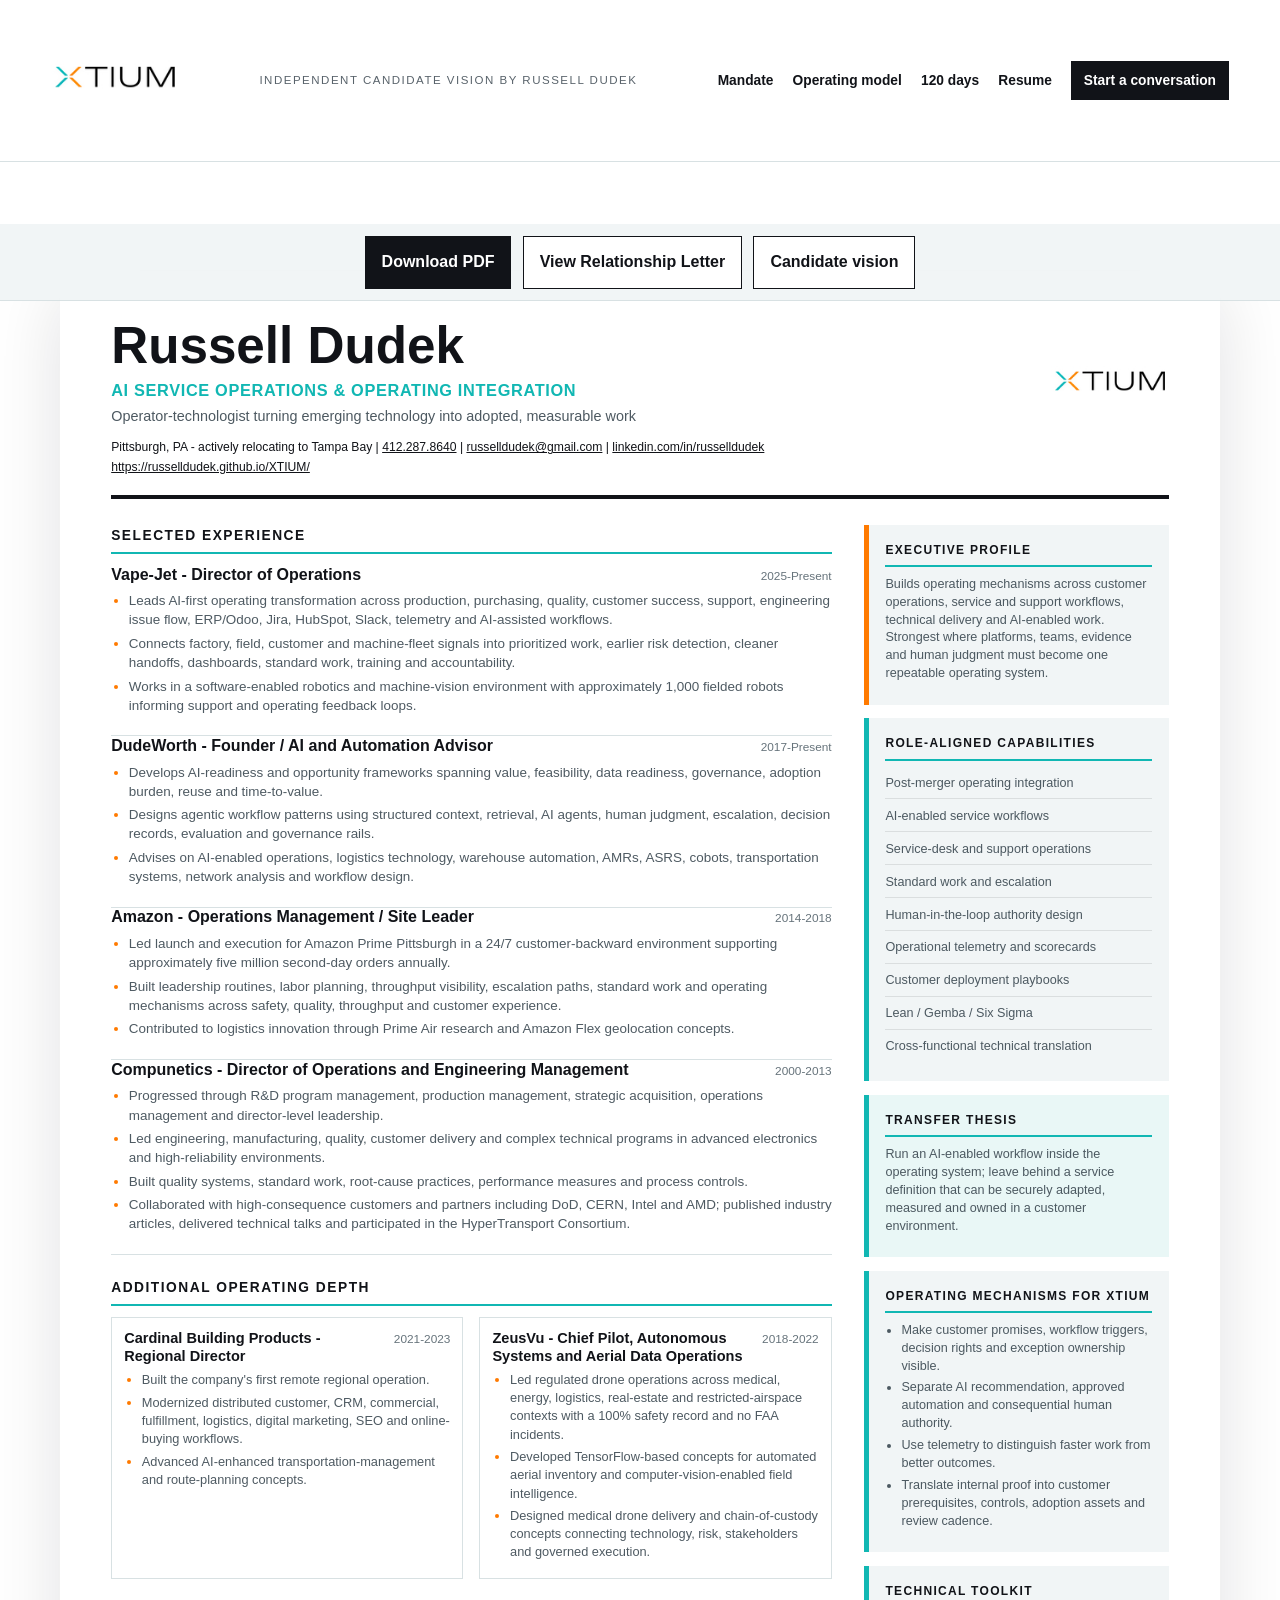
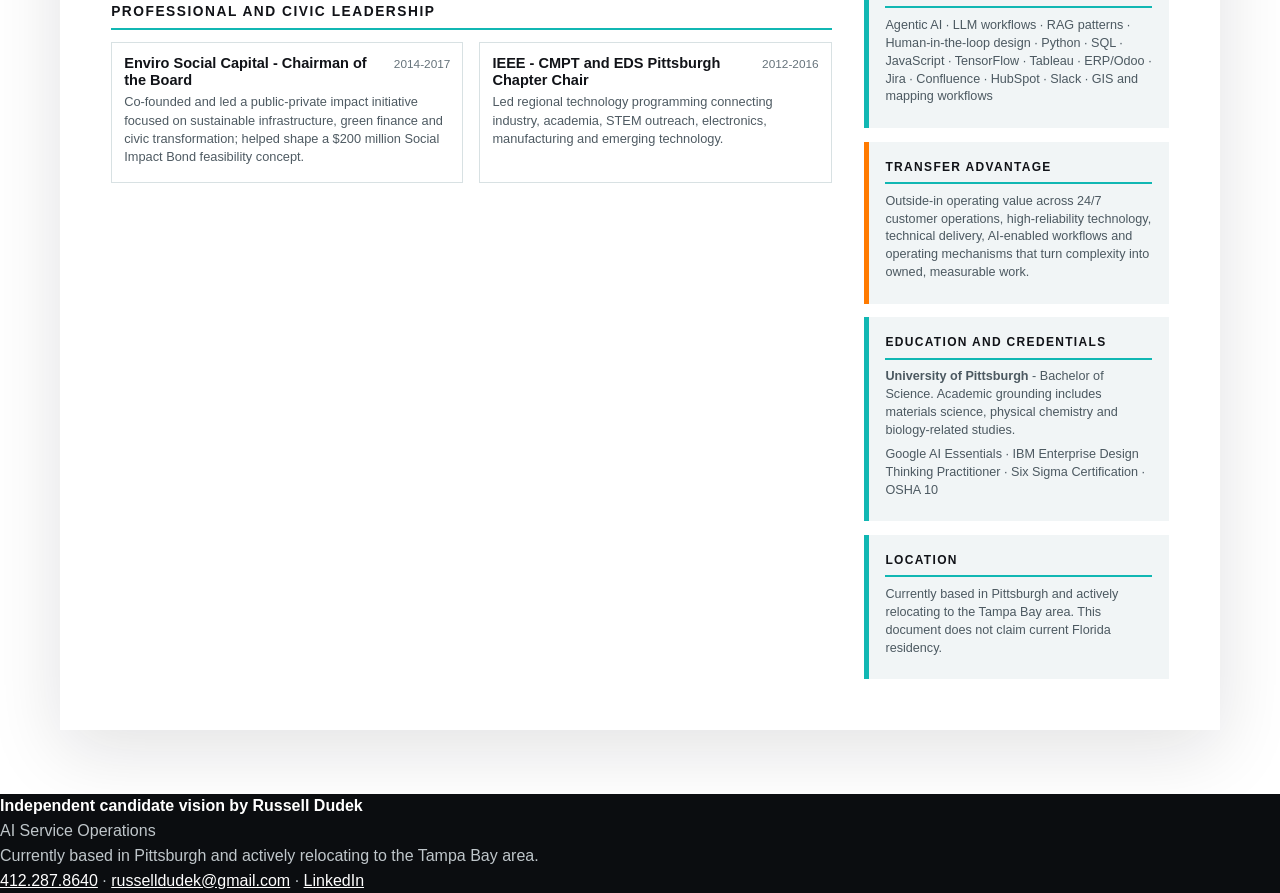
<file: resume.html>
<!doctype html>
<html lang="en">
<head>
  <meta charset="utf-8">
  <meta name="viewport" content="width=device-width,initial-scale=1">
  <title>Russell Dudek - XTIUM Role-Aligned Resume</title>
  <meta name="description" content="Two-page role-aligned resume for a proposed XTIUM AI service operations and integration mandate.">
  <link rel="stylesheet" href="styles.css">
  <link rel="stylesheet" href="artifact-layout.css">
</head>
<body>
<a class="skip" href="#main">Skip to content</a>
<nav class="site-nav" aria-label="Primary">
  <a href="index.html"><img src="assets/brand/xtium-logo.svg" alt="XTIUM"></a>
  <span class="independent">Independent candidate vision by Russell Dudek</span>
  <button class="menu" aria-expanded="false" aria-controls="navlinks">Menu</button>
  <div class="nav-links" id="navlinks">
    <a href="index.html#mandate">Mandate</a>
    <a href="index.html#model">Operating model</a>
    <a href="120-day-plan.html">120 days</a>
    <a href="resume.html">Resume</a>
    <a class="cta" href="mailto:russelldudek@gmail.com">Start a conversation</a>
  </div>
</nav>
<main id="main">
  <div class="doc-actions">
    <a class="button primary" href="docs/Russell-Dudek-XTIUM-Resume.pdf">Download PDF</a>
    <a class="button secondary" href="cover-letter.html">View Relationship Letter</a>
    <a class="button secondary" href="index.html">Candidate vision</a>
  </div>

  <article class="document resume-document">
    <header class="doc-header resume-header">
      <div>
        <h1>Russell Dudek</h1>
        <p class="document-role"><strong>AI Service Operations &amp; Operating Integration</strong></p>
        <p class="document-tagline">Operator-technologist turning emerging technology into adopted, measurable work</p>
        <div class="contact-line">
          Pittsburgh, PA - actively relocating to Tampa Bay |
          <a href="tel:+14122878640">412.287.8640</a> |
          <a href="mailto:russelldudek@gmail.com">russelldudek@gmail.com</a> |
          <a href="https://www.linkedin.com/in/russelldudek">linkedin.com/in/russelldudek</a><br>
          <a href="https://russelldudek.github.io/XTIUM/">https://russelldudek.github.io/XTIUM/</a>
        </div>
      </div>
      <img src="assets/brand/xtium-logo.svg" alt="XTIUM">
    </header>

    <div class="resume-grid">
      <section class="resume-main" aria-labelledby="experience-heading">
        <h2 id="experience-heading">Selected experience</h2>

        <article class="resume-entry">
          <div class="resume-entry-head"><h3>Vape-Jet - Director of Operations</h3><span>2025-Present</span></div>
          <ul>
            <li>Leads AI-first operating transformation across production, purchasing, quality, customer success, support, engineering issue flow, ERP/Odoo, Jira, HubSpot, Slack, telemetry and AI-assisted workflows.</li>
            <li>Connects factory, field, customer and machine-fleet signals into prioritized work, earlier risk detection, cleaner handoffs, dashboards, standard work, training and accountability.</li>
            <li>Works in a software-enabled robotics and machine-vision environment with approximately 1,000 fielded robots informing support and operating feedback loops.</li>
          </ul>
        </article>

        <article class="resume-entry">
          <div class="resume-entry-head"><h3>DudeWorth - Founder / AI and Automation Advisor</h3><span>2017-Present</span></div>
          <ul>
            <li>Develops AI-readiness and opportunity frameworks spanning value, feasibility, data readiness, governance, adoption burden, reuse and time-to-value.</li>
            <li>Designs agentic workflow patterns using structured context, retrieval, AI agents, human judgment, escalation, decision records, evaluation and governance rails.</li>
            <li>Advises on AI-enabled operations, logistics technology, warehouse automation, AMRs, ASRS, cobots, transportation systems, network analysis and workflow design.</li>
          </ul>
        </article>

        <article class="resume-entry">
          <div class="resume-entry-head"><h3>Amazon - Operations Management / Site Leader</h3><span>2014-2018</span></div>
          <ul>
            <li>Led launch and execution for Amazon Prime Pittsburgh in a 24/7 customer-backward environment supporting approximately five million second-day orders annually.</li>
            <li>Built leadership routines, labor planning, throughput visibility, escalation paths, standard work and operating mechanisms across safety, quality, throughput and customer experience.</li>
            <li>Contributed to logistics innovation through Prime Air research and Amazon Flex geolocation concepts.</li>
          </ul>
        </article>

        <article class="resume-entry">
          <div class="resume-entry-head"><h3>Compunetics - Director of Operations and Engineering Management</h3><span>2000-2013</span></div>
          <ul>
            <li>Progressed through R&amp;D program management, production management, strategic acquisition, operations management and director-level leadership.</li>
            <li>Led engineering, manufacturing, quality, customer delivery and complex technical programs in advanced electronics and high-reliability environments.</li>
            <li>Built quality systems, standard work, root-cause practices, performance measures and process controls.</li>
            <li>Collaborated with high-consequence customers and partners including DoD, CERN, Intel and AMD; published industry articles, delivered technical talks and participated in the HyperTransport Consortium.</li>
          </ul>
        </article>

        <h2>Additional operating depth</h2>
        <div class="resume-secondary-grid">
          <article class="resume-entry compact">
            <div class="resume-entry-head"><h3>Cardinal Building Products - Regional Director</h3><span>2021-2023</span></div>
            <ul>
              <li>Built the company's first remote regional operation.</li>
              <li>Modernized distributed customer, CRM, commercial, fulfillment, logistics, digital marketing, SEO and online-buying workflows.</li>
              <li>Advanced AI-enhanced transportation-management and route-planning concepts.</li>
            </ul>
          </article>
          <article class="resume-entry compact">
            <div class="resume-entry-head"><h3>ZeusVu - Chief Pilot, Autonomous Systems and Aerial Data Operations</h3><span>2018-2022</span></div>
            <ul>
              <li>Led regulated drone operations across medical, energy, logistics, real-estate and restricted-airspace contexts with a 100% safety record and no FAA incidents.</li>
              <li>Developed TensorFlow-based concepts for automated aerial inventory and computer-vision-enabled field intelligence.</li>
              <li>Designed medical drone delivery and chain-of-custody concepts connecting technology, risk, stakeholders and governed execution.</li>
            </ul>
          </article>
        </div>

        <h2>Professional and civic leadership</h2>
        <div class="resume-secondary-grid">
          <article class="resume-entry compact">
            <div class="resume-entry-head"><h3>Enviro Social Capital - Chairman of the Board</h3><span>2014-2017</span></div>
            <p>Co-founded and led a public-private impact initiative focused on sustainable infrastructure, green finance and civic transformation; helped shape a $200 million Social Impact Bond feasibility concept.</p>
          </article>
          <article class="resume-entry compact">
            <div class="resume-entry-head"><h3>IEEE - CMPT and EDS Pittsburgh Chapter Chair</h3><span>2012-2016</span></div>
            <p>Led regional technology programming connecting industry, academia, STEM outreach, electronics, manufacturing and emerging technology.</p>
          </article>
        </div>
      </section>

      <aside class="resume-sidebar" aria-label="Role-aligned profile and supporting detail">
        <section class="resume-panel accent-orange">
          <h2>Executive profile</h2>
          <p>Builds operating mechanisms across customer operations, service and support workflows, technical delivery and AI-enabled work. Strongest where platforms, teams, evidence and human judgment must become one repeatable operating system.</p>
        </section>

        <section class="resume-panel">
          <h2>Role-aligned capabilities</h2>
          <ul class="tag-list">
            <li>Post-merger operating integration</li>
            <li>AI-enabled service workflows</li>
            <li>Service-desk and support operations</li>
            <li>Standard work and escalation</li>
            <li>Human-in-the-loop authority design</li>
            <li>Operational telemetry and scorecards</li>
            <li>Customer deployment playbooks</li>
            <li>Lean / Gemba / Six Sigma</li>
            <li>Cross-functional technical translation</li>
          </ul>
        </section>

        <section class="resume-panel accent-teal">
          <h2>Transfer thesis</h2>
          <p>Run an AI-enabled workflow inside the operating system; leave behind a service definition that can be securely adapted, measured and owned in a customer environment.</p>
        </section>

        <section class="resume-panel">
          <h2>Operating mechanisms for XTIUM</h2>
          <ul>
            <li>Make customer promises, workflow triggers, decision rights and exception ownership visible.</li>
            <li>Separate AI recommendation, approved automation and consequential human authority.</li>
            <li>Use telemetry to distinguish faster work from better outcomes.</li>
            <li>Translate internal proof into customer prerequisites, controls, adoption assets and review cadence.</li>
          </ul>
        </section>

        <section class="resume-panel">
          <h2>Technical toolkit</h2>
          <p>Agentic AI · LLM workflows · RAG patterns · Human-in-the-loop design · Python · SQL · JavaScript · TensorFlow · Tableau · ERP/Odoo · Jira · Confluence · HubSpot · Slack · GIS and mapping workflows</p>
        </section>

        <section class="resume-panel accent-orange">
          <h2>Transfer advantage</h2>
          <p>Outside-in operating value across 24/7 customer operations, high-reliability technology, technical delivery, AI-enabled workflows and operating mechanisms that turn complexity into owned, measurable work.</p>
        </section>

        <section class="resume-panel">
          <h2>Education and credentials</h2>
          <p><strong>University of Pittsburgh</strong> - Bachelor of Science. Academic grounding includes materials science, physical chemistry and biology-related studies.</p>
          <p>Google AI Essentials · IBM Enterprise Design Thinking Practitioner · Six Sigma Certification · OSHA 10</p>
        </section>

        <section class="resume-panel">
          <h2>Location</h2>
          <p>Currently based in Pittsburgh and actively relocating to the Tampa Bay area. This document does not claim current Florida residency.</p>
        </section>
      </aside>
    </div>
  </article>
</main>
<footer class="footer"><div><strong>Independent candidate vision by Russell Dudek</strong><br>AI Service Operations<br>Currently based in Pittsburgh and actively relocating to the Tampa Bay area.<br><a href="tel:+14122878640">412.287.8640</a> · <a href="mailto:russelldudek@gmail.com">russelldudek@gmail.com</a> · <a href="https://www.linkedin.com/in/russelldudek">LinkedIn</a></div></footer>
<script src="app.js"></script>
</body>
</html>
</file>
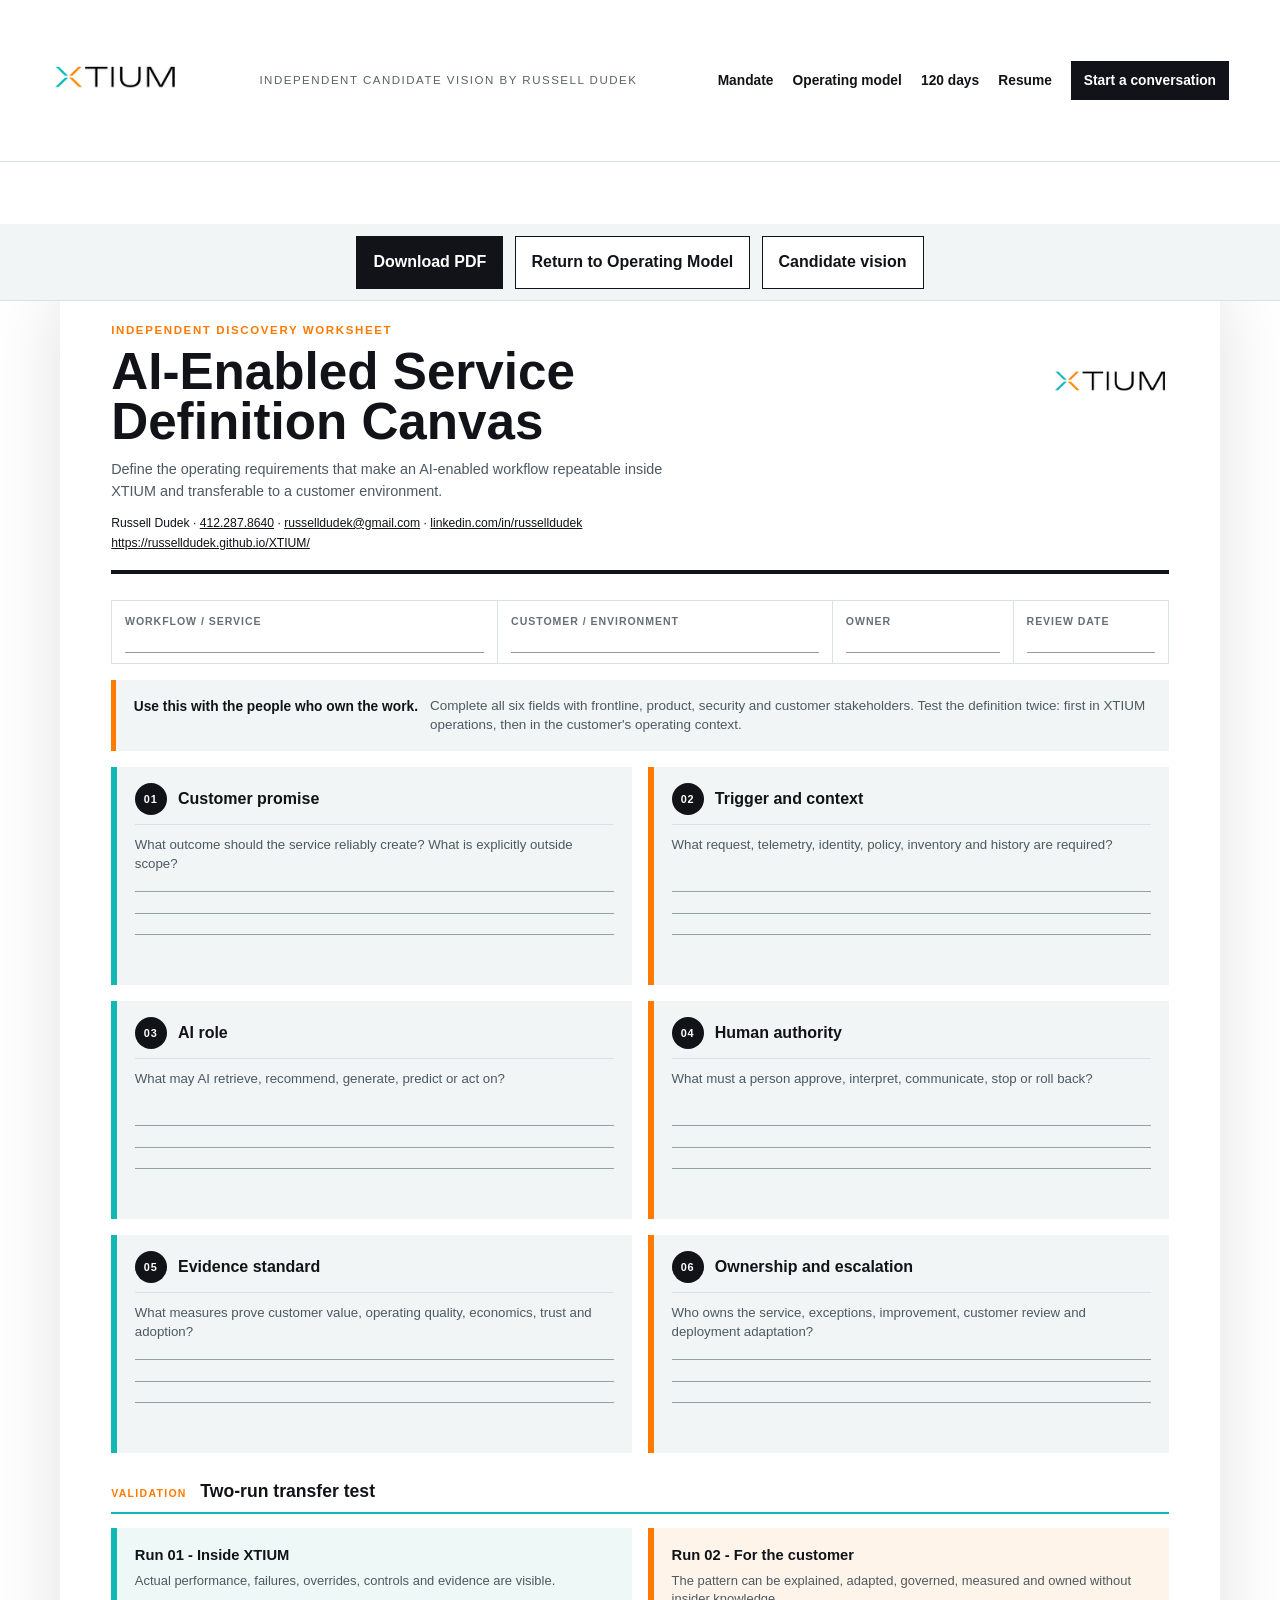
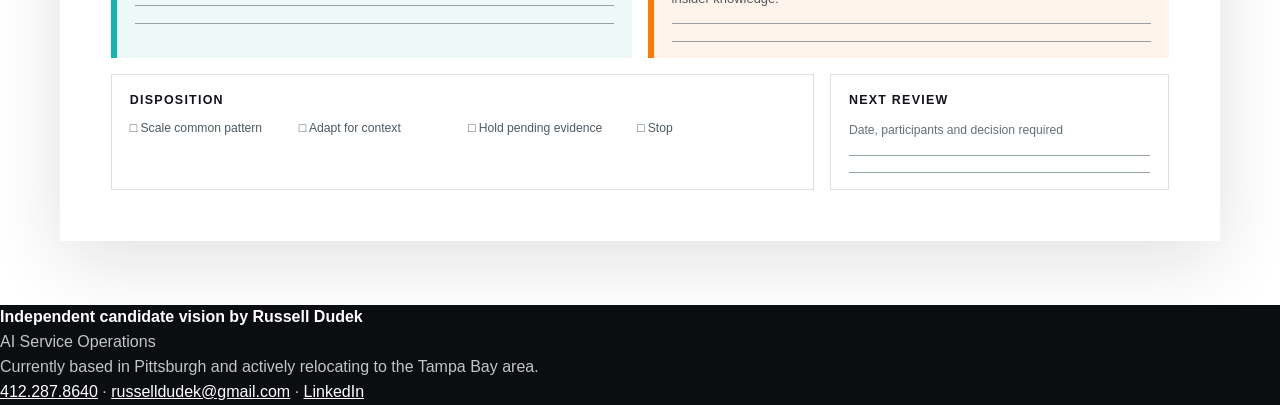
<file: service-definition-canvas.html>
<!doctype html>
<html lang="en">
<head>
  <meta charset="utf-8">
  <meta name="viewport" content="width=device-width,initial-scale=1">
  <title>XTIUM AI-Enabled Service Definition Canvas</title>
  <meta name="description" content="One-page discovery canvas for defining a repeatable AI-enabled managed service.">
  <link rel="stylesheet" href="styles.css">
  <link rel="stylesheet" href="artifact-layout.css">
</head>
<body>
<a class="skip" href="#main">Skip to content</a>
<nav class="site-nav" aria-label="Primary">
  <a href="index.html"><img src="assets/brand/xtium-logo.svg" alt="XTIUM"></a>
  <span class="independent">Independent candidate vision by Russell Dudek</span>
  <button class="menu" aria-expanded="false" aria-controls="navlinks">Menu</button>
  <div class="nav-links" id="navlinks">
    <a href="index.html#mandate">Mandate</a>
    <a href="index.html#model">Operating model</a>
    <a href="120-day-plan.html">120 days</a>
    <a href="resume.html">Resume</a>
    <a class="cta" href="mailto:russelldudek@gmail.com">Start a conversation</a>
  </div>
</nav>
<main id="main">
  <div class="doc-actions">
    <a class="button primary" href="docs/XTIUM-AI-Enabled-Service-Definition-Canvas.pdf">Download PDF</a>
    <a class="button secondary" href="index.html#model">Return to Operating Model</a>
    <a class="button secondary" href="index.html">Candidate vision</a>
  </div>

  <article class="document canvas-document">
    <header class="doc-header canvas-header">
      <div>
        <p class="paper-label">Independent discovery worksheet</p>
        <h1>AI-Enabled Service Definition Canvas</h1>
        <p>Define the operating requirements that make an AI-enabled workflow repeatable inside XTIUM and transferable to a customer environment.</p>
        <div class="contact-line">
          Russell Dudek · <a href="tel:+14122878640">412.287.8640</a> ·
          <a href="mailto:russelldudek@gmail.com">russelldudek@gmail.com</a> ·
          <a href="https://www.linkedin.com/in/russelldudek">linkedin.com/in/russelldudek</a><br>
          <a href="https://russelldudek.github.io/XTIUM/">https://russelldudek.github.io/XTIUM/</a>
        </div>
      </div>
      <img src="assets/brand/xtium-logo.svg" alt="XTIUM">
    </header>

    <section class="workflow-meta" aria-label="Workflow identification">
      <div class="meta-field"><span>Workflow / service</span><div class="meta-line" aria-hidden="true"></div></div>
      <div class="meta-field"><span>Customer / environment</span><div class="meta-line" aria-hidden="true"></div></div>
      <div class="meta-field"><span>Owner</span><div class="meta-line" aria-hidden="true"></div></div>
      <div class="meta-field"><span>Review date</span><div class="meta-line" aria-hidden="true"></div></div>
    </section>

    <div class="canvas-use"><strong>Use this with the people who own the work.</strong><span>Complete all six fields with frontline, product, security and customer stakeholders. Test the definition twice: first in XTIUM operations, then in the customer's operating context.</span></div>

    <div class="canvas-grid">
      <section class="canvas-field">
        <div class="canvas-field-head"><span>01</span><h2>Customer promise</h2></div>
        <p>What outcome should the service reliably create? What is explicitly outside scope?</p>
        <div class="write-lines" aria-hidden="true"><span></span><span></span><span></span></div>
      </section>
      <section class="canvas-field">
        <div class="canvas-field-head"><span>02</span><h2>Trigger and context</h2></div>
        <p>What request, telemetry, identity, policy, inventory and history are required?</p>
        <div class="write-lines" aria-hidden="true"><span></span><span></span><span></span></div>
      </section>
      <section class="canvas-field">
        <div class="canvas-field-head"><span>03</span><h2>AI role</h2></div>
        <p>What may AI retrieve, recommend, generate, predict or act on?</p>
        <div class="write-lines" aria-hidden="true"><span></span><span></span><span></span></div>
      </section>
      <section class="canvas-field">
        <div class="canvas-field-head"><span>04</span><h2>Human authority</h2></div>
        <p>What must a person approve, interpret, communicate, stop or roll back?</p>
        <div class="write-lines" aria-hidden="true"><span></span><span></span><span></span></div>
      </section>
      <section class="canvas-field">
        <div class="canvas-field-head"><span>05</span><h2>Evidence standard</h2></div>
        <p>What measures prove customer value, operating quality, economics, trust and adoption?</p>
        <div class="write-lines" aria-hidden="true"><span></span><span></span><span></span></div>
      </section>
      <section class="canvas-field">
        <div class="canvas-field-head"><span>06</span><h2>Ownership and escalation</h2></div>
        <p>Who owns the service, exceptions, improvement, customer review and deployment adaptation?</p>
        <div class="write-lines" aria-hidden="true"><span></span><span></span><span></span></div>
      </section>
    </div>

    <section class="transfer-test" aria-labelledby="transfer-test-title">
      <div class="transfer-test-head"><p class="paper-label">Validation</p><h2 id="transfer-test-title">Two-run transfer test</h2></div>
      <div class="transfer-test-grid">
        <article class="run-card run-internal"><h3>Run 01 - Inside XTIUM</h3><p>Actual performance, failures, overrides, controls and evidence are visible.</p><div class="write-lines short" aria-hidden="true"><span></span><span></span></div></article>
        <article class="run-card run-customer"><h3>Run 02 - For the customer</h3><p>The pattern can be explained, adapted, governed, measured and owned without insider knowledge.</p><div class="write-lines short" aria-hidden="true"><span></span><span></span></div></article>
      </div>
    </section>

    <div class="canvas-decision-grid">
      <section class="decision-block"><h2>Disposition</h2><div class="decision-options"><span>□ Scale common pattern</span><span>□ Adapt for context</span><span>□ Hold pending evidence</span><span>□ Stop</span></div></section>
      <section class="next-review"><h2>Next review</h2><p>Date, participants and decision required</p><div class="write-lines short" aria-hidden="true"><span></span><span></span></div></section>
    </div>
  </article>
</main>
<footer class="footer"><div><strong>Independent candidate vision by Russell Dudek</strong><br>AI Service Operations<br>Currently based in Pittsburgh and actively relocating to the Tampa Bay area.<br><a href="tel:+14122878640">412.287.8640</a> · <a href="mailto:russelldudek@gmail.com">russelldudek@gmail.com</a> · <a href="https://www.linkedin.com/in/russelldudek">LinkedIn</a></div></footer>
<script src="app.js"></script>
</body>
</html>
</file>
<file: styles.css>
@import url("brand-tokens.css");
*{box-sizing:border-box}html{scroll-behavior:smooth}body{margin:0;font-family:"Helvetica Neue",Aptos,Arial,sans-serif;color:var(--xtium-ink);background:var(--xtium-paper);line-height:1.55}a{color:inherit}.skip{position:absolute;left:-9999px}.skip:focus{left:1rem;top:1rem;z-index:99;background:#fff;padding:.7rem 1rem;border:2px solid var(--xtium-teal)}
.site-nav{position:sticky;top:0;z-index:30;display:flex;align-items:center;justify-content:space-between;padding:.8rem clamp(1rem,4vw,4rem);background:rgba(255,255,255,.94);backdrop-filter:blur(14px);border-bottom:1px solid var(--xtium-line)}.site-nav img{width:128px;height:auto}.site-nav .independent{font-size:.72rem;letter-spacing:.13em;text-transform:uppercase;color:#59636b}.nav-links{display:flex;gap:1.2rem;align-items:center}.nav-links a{text-decoration:none;font-size:.86rem;font-weight:650}.nav-links .cta{background:var(--xtium-ink);color:#fff;padding:.55rem .8rem}.menu{display:none;background:none;border:0;font-size:1.5rem}
main{overflow:hidden}.hero{min-height:88vh;display:grid;grid-template-columns:minmax(0,1.02fr) minmax(420px,.98fr);gap:4rem;align-items:center;padding:clamp(4rem,8vw,8rem) clamp(1.25rem,6vw,6.5rem);background:linear-gradient(112deg,#fff 0 55%,#edf5f5 55% 100%)}.hero h1{font-size:clamp(3.2rem,6.3vw,7.2rem);line-height:.9;letter-spacing:-.055em;margin:.2rem 0 1.5rem;max-width:11ch}.hero h1 span{display:block;color:var(--campaign-signal)}.hero .lead{font-size:clamp(1.05rem,1.5vw,1.28rem);max-width:57ch;color:#39434b}.hero .context{max-width:62ch;font-size:.92rem;color:#5d6871;border-left:4px solid var(--xtium-orange);padding-left:1rem;margin:1.4rem 0}.hero-actions{display:flex;gap:.8rem;flex-wrap:wrap;margin-top:2rem}.button{display:inline-flex;align-items:center;justify-content:center;text-decoration:none;font-weight:700;padding:.82rem 1rem;border:1px solid var(--xtium-ink)}.button.primary{background:var(--xtium-ink);color:#fff}.button.secondary{background:#fff}.button:focus-visible,.scenario:focus-visible{outline:3px solid var(--xtium-orange);outline-offset:3px}
.register{position:relative;min-height:520px}.plate{position:absolute;width:74%;min-height:400px;padding:2rem;border:1px solid rgba(17,183,179,.35);background:rgba(255,255,255,.88);box-shadow:0 24px 70px rgba(23,107,117,.12);transition:transform .65s cubic-bezier(.22,.75,.15,1),opacity .4s}.plate.left{left:0;top:28px;transform:translateX(-28px) rotate(-2deg)}.plate.right{right:0;top:76px;transform:translateX(28px) rotate(2deg);border-color:rgba(255,122,0,.42)}.register.ready .left{transform:translateX(34px) rotate(0)}.register.ready .right{transform:translateX(-34px) rotate(0)}.plate .plate-label{font-size:.7rem;letter-spacing:.17em;text-transform:uppercase;font-weight:800}.left .plate-label{color:var(--xtium-teal)}.right .plate-label{color:var(--xtium-orange)}.plate h2{font-size:1.65rem;line-height:1.05;margin:.6rem 0 1.2rem}.spec-list{display:grid;gap:.62rem}.spec-row{display:grid;grid-template-columns:110px 1fr;gap:.65rem;padding-top:.6rem;border-top:1px solid var(--xtium-line);font-size:.79rem}.spec-row b{font-size:.68rem;text-transform:uppercase;letter-spacing:.07em;color:#5e6a72}.registration-mark{position:absolute;inset:0;display:grid;place-items:center;pointer-events:none}.registration-mark span{display:grid;place-items:center;width:92px;height:92px;border:1px solid var(--xtium-ink);background:var(--xtium-ink);color:#fff;font-size:.72rem;text-align:center;text-transform:uppercase;letter-spacing:.13em;box-shadow:0 0 0 8px rgba(255,255,255,.92)}
.band{padding:clamp(4.5rem,9vw,8rem) clamp(1.25rem,6vw,6.5rem)}.band.dark{background:var(--xtium-ink);color:white}.band.mist{background:var(--xtium-mist)}.section-head{display:grid;grid-template-columns:minmax(220px,.42fr) minmax(0,1fr);gap:4rem;margin-bottom:3rem}.section-head h2{font-size:clamp(2.35rem,4.5vw,5rem);line-height:.95;letter-spacing:-.045em;margin:0}.section-head p{font-size:1.1rem;max-width:65ch;margin:0;color:#52606a}.dark .section-head p{color:#c3cbd0}.kicker{font-size:.74rem;letter-spacing:.16em;text-transform:uppercase;font-weight:800;color:var(--xtium-teal);margin-bottom:.8rem}.orange{color:var(--xtium-orange)}
.tensions{display:grid;grid-template-columns:repeat(4,1fr);border-top:1px solid #4a4f55}.tension{padding:2rem 1.2rem 1.5rem 0;border-right:1px solid #4a4f55}.tension:last-child{border-right:0;padding-left:1.2rem}.tension:not(:first-child){padding-left:1.2rem}.tension strong{display:block;color:var(--xtium-orange);font-size:.8rem;letter-spacing:.1em;text-transform:uppercase}.tension h3{font-size:1.35rem;line-height:1.15}.tension p{color:#bec6cb;font-size:.93rem}
.landscape{display:grid;grid-template-columns:1.1fr .9fr;gap:4rem}.landscape-table{border-top:2px solid var(--xtium-ink)}.landscape-row{display:grid;grid-template-columns:1fr 1.2fr 1.4fr;gap:1rem;padding:1.15rem 0;border-bottom:1px solid var(--xtium-line)}.landscape-row.head{font-size:.69rem;text-transform:uppercase;letter-spacing:.1em;font-weight:800}.landscape-row b{font-size:.95rem}.landscape-row span{font-size:.88rem;color:#4c5961}.edge-callout{align-self:start;position:sticky;top:110px;padding:2.2rem;border-left:7px solid var(--xtium-teal);background:#fff;box-shadow:0 20px 50px rgba(17,19,24,.08)}.edge-callout h3{font-size:2rem;line-height:1.05;margin:0 0 1rem}.edge-callout p{color:#4d5961}
.model-shell{display:grid;grid-template-columns:290px 1fr;gap:2rem}.scenario-rail{display:grid;align-content:start}.scenario{border:0;border-bottom:1px solid #445059;background:transparent;color:#dfe5e8;padding:1rem .2rem;text-align:left;font:inherit;cursor:pointer}.scenario[aria-selected="true"]{color:white;border-bottom:3px solid var(--xtium-orange);font-weight:800}.model-output{background:#fff;color:var(--xtium-ink);padding:clamp(1.5rem,4vw,3rem);min-height:450px}.model-status{display:flex;justify-content:space-between;align-items:center;padding-bottom:1rem;border-bottom:1px solid var(--xtium-line)}.model-status strong{font-size:1.35rem}.status-dot{display:inline-block;width:10px;height:10px;border-radius:50%;background:var(--xtium-orange);margin-right:.5rem}.ready .status-dot{background:var(--xtium-teal)}.definition-grid{display:grid;grid-template-columns:repeat(2,1fr);gap:1px;background:var(--xtium-line);margin-top:1.5rem}.definition-cell{background:#fff;padding:1.15rem;min-height:120px}.definition-cell small{display:block;font-size:.68rem;text-transform:uppercase;letter-spacing:.11em;color:#69757d;font-weight:800}.definition-cell p{margin:.55rem 0 0;font-size:.92rem}.transfer-readout{margin-top:1.5rem;padding:1.15rem;background:var(--xtium-mist);border-left:5px solid var(--xtium-teal)}
.scorecard{display:grid;grid-template-columns:repeat(5,1fr);gap:1px;background:var(--xtium-line)}.score{background:white;padding:1.4rem;min-height:210px}.score h3{font-size:1rem;text-transform:uppercase;letter-spacing:.08em}.score ul{padding-left:1rem;margin:.7rem 0}.score li{font-size:.84rem;margin:.45rem 0;color:#4f5a63}.note{font-size:.78rem;color:#69747c;margin-top:1.3rem}
.evidence{display:grid;grid-template-columns:.8fr 1.2fr;gap:4rem}.evidence-map{display:grid;gap:0}.evidence-row{display:grid;grid-template-columns:130px 1fr;gap:1rem;padding:1.2rem 0;border-top:1px solid var(--xtium-line)}.evidence-row b{font-size:.74rem;text-transform:uppercase;letter-spacing:.08em;color:var(--campaign-signal)}.evidence-row p{margin:0}.objection{background:var(--xtium-charcoal);color:#fff;padding:2.3rem}.objection h3{font-size:2rem;line-height:1.08;margin-top:0}.objection p{color:#d2d7da}.objection strong{color:var(--xtium-orange)}
.timeline{display:grid;grid-template-columns:repeat(4,1fr);gap:1px;background:var(--xtium-line)}.phase{background:#fff;padding:1.5rem;min-height:295px}.phase .days{font-size:.72rem;letter-spacing:.13em;text-transform:uppercase;color:var(--xtium-teal);font-weight:800}.phase h3{font-size:1.45rem}.phase li{font-size:.86rem;margin:.55rem 0}.phase ul{padding-left:1rem}
.questions{columns:2;column-gap:4rem}.question{break-inside:avoid;border-top:1px solid var(--xtium-line);padding:1rem 0;font-size:1.02rem}.sources{font-size:.82rem}.sources ol{padding-left:1.2rem}.sources li{margin:.7rem 0}.sources a{word-break:break-word;color:var(--campaign-signal)}.footer{display:grid;grid-template-columns:1fr auto;gap:2rem;align-items:end;padding:3rem clamp(1.25rem,6vw,6.5rem);background:#0b0d10;color:#bfc6ca}.footer strong{color:#fff}.footer a{color:#fff}.footer img{width:120px;filter:brightness(0) invert(1)}
.doc-actions{position:sticky;top:62px;z-index:20;display:flex;gap:.7rem;justify-content:center;padding:.7rem;background:rgba(241,245,246,.95);border-bottom:1px solid var(--xtium-line)}.document{max-width:900px;margin:2rem auto 4rem;background:white;box-shadow:0 20px 70px rgba(17,19,24,.12);padding:clamp(1.4rem,5vw,4.5rem)}.doc-header{display:grid;grid-template-columns:1fr auto;gap:2rem;border-bottom:4px solid var(--xtium-ink);padding-bottom:1rem;margin-bottom:2rem}.doc-header h1{font-size:2.5rem;line-height:.95;margin:0}.doc-header p{margin:.5rem 0 0;color:#4d5961}.doc-header img{width:130px}.contact-line{font-size:.78rem;line-height:1.7}.document h2{font-size:1.05rem;text-transform:uppercase;letter-spacing:.1em;margin-top:2rem;border-bottom:1px solid var(--xtium-line);padding-bottom:.35rem}.document h3{font-size:1.05rem;margin-bottom:.25rem}.document p,.document li{font-size:.9rem}.doc-grid{display:grid;grid-template-columns:1fr 1fr;gap:2rem}.callout{border-left:5px solid var(--xtium-orange);padding:1rem 1.2rem;background:var(--xtium-mist)}.print-page-break{break-before:page}
@media(max-width:980px){.hero{grid-template-columns:1fr;min-height:auto}.register{min-height:500px}.section-head,.landscape,.evidence{grid-template-columns:1fr;gap:2rem}.tensions,.scorecard,.timeline{grid-template-columns:repeat(2,1fr)}.edge-callout{position:static}.model-shell{grid-template-columns:1fr}.scenario-rail{grid-template-columns:repeat(2,1fr)}.scenario{padding:1rem}.landscape-row{grid-template-columns:.8fr 1fr 1.1fr}}
@media(max-width:700px){.nav-links{display:none;position:absolute;left:0;right:0;top:62px;background:#fff;padding:1rem 1.3rem;border-bottom:1px solid var(--xtium-line);flex-direction:column;align-items:flex-start}.nav-links.open{display:flex}.menu{display:block}.site-nav .independent{display:none}.hero{padding-top:4rem;background:#fff}.hero h1{font-size:3.45rem}.register{min-height:610px}.plate{width:94%;min-height:390px}.plate.left{top:0}.plate.right{top:155px}.register.ready .left{transform:translateX(0)}.register.ready .right{transform:translateX(0)}.registration-mark{align-items:center}.tensions,.scorecard,.timeline,.definition-grid{grid-template-columns:1fr}.landscape-row{grid-template-columns:1fr}.landscape-row.head{display:none}.questions{columns:1}.doc-header{grid-template-columns:1fr}.doc-grid{grid-template-columns:1fr}.footer{grid-template-columns:1fr}.document{margin:0;padding:1.2rem;box-shadow:none}.doc-actions{top:60px;overflow:auto;justify-content:flex-start}}
@media(prefers-reduced-motion:reduce){html{scroll-behavior:auto}.plate{transition:none}.register .left,.register .right,.register.ready .left,.register.ready .right{transform:none}}
@media print{.site-nav,.doc-actions,.footer,.no-print{display:none!important}body{background:#fff}.document{max-width:none;margin:0;box-shadow:none;padding:.45in}.document a{text-decoration:none}.print-page-break{break-before:page}}

/* XTIUM SERVICE TRANSLATION SPINE — USER-APPROVED CORRECTION */
.translation-spine{
  position:relative;
  min-height:0;
  display:grid;
  grid-template-columns:minmax(0,1fr) 116px minmax(0,1fr);
  align-items:stretch;
  gap:0;
  overflow:hidden;
  border:1px solid var(--xtium-line);
  background:#fff;
  box-shadow:0 26px 70px rgba(23,107,117,.12);
}
.translation-spine .plate{
  position:static;
  width:auto;
  min-height:0;
  padding:1.45rem;
  border:0;
  background:#fff;
  box-shadow:none;
  opacity:1;
  transform:none!important;
}
.translation-spine .plate.left{grid-column:1;border-right:1px solid var(--xtium-line)}
.translation-spine .plate.right{grid-column:3;border-left:1px solid var(--xtium-line)}
.translation-spine .plate h2{font-size:1.55rem;margin:.55rem 0 1.1rem}
.translation-spine .spec-list{display:grid;grid-template-rows:repeat(4,minmax(92px,auto));gap:0}
.translation-spine .spec-row{
  position:relative;
  display:grid;
  grid-template-columns:82px 1fr;
  gap:.7rem;
  align-items:start;
  padding:1rem 0;
  border-top:1px solid var(--xtium-line);
  font-size:.8rem;
  background:transparent;
}
.translation-spine .spec-row b{font-size:.67rem;letter-spacing:.08em}
.translation-spine .registration-mark{
  position:static;
  grid-column:2;
  grid-row:1;
  z-index:1;
  display:flex;
  align-items:center;
  justify-content:center;
  padding:1rem .75rem;
  pointer-events:none;
  background:linear-gradient(180deg,var(--xtium-teal),var(--xtium-ink) 48%,var(--xtium-orange));
}
.translation-spine .registration-mark span{
  width:auto;
  height:auto;
  border:0;
  background:transparent;
  box-shadow:none;
  color:#fff;
  writing-mode:vertical-rl;
  transform:rotate(180deg);
  font-size:.7rem;
  font-weight:800;
  letter-spacing:.14em;
  line-height:1.45;
}
.translation-spine .right .spec-row::before{
  content:"→";
  position:absolute;
  z-index:3;
  left:-72px;
  top:50%;
  transform:translateY(-50%);
  width:28px;
  height:28px;
  display:grid;
  place-items:center;
  border-radius:50%;
  background:#fff;
  color:var(--xtium-orange);
  font-weight:900;
  box-shadow:0 0 0 1px rgba(255,255,255,.48);
}
.translation-spine .left .spec-row{animation:inside-proof .9s ease both}
.translation-spine .right .spec-row{animation:customer-pattern .9s ease both}
.translation-spine .spec-row:nth-child(1){animation-delay:.25s}
.translation-spine .right .spec-row:nth-child(1){animation-delay:.6s}
.translation-spine .spec-row:nth-child(2){animation-delay:1.55s}
.translation-spine .right .spec-row:nth-child(2){animation-delay:1.9s}
.translation-spine .spec-row:nth-child(3){animation-delay:2.85s}
.translation-spine .right .spec-row:nth-child(3){animation-delay:3.2s}
.translation-spine .spec-row:nth-child(4){animation-delay:4.15s}
.translation-spine .right .spec-row:nth-child(4){animation-delay:4.5s}
@keyframes inside-proof{0%{background:transparent}45%{background:rgba(17,183,179,.13)}100%{background:transparent}}
@keyframes customer-pattern{0%{background:transparent}45%{background:rgba(255,122,0,.12)}100%{background:transparent}}
.transfer-case{
  align-self:start;
  padding:2.25rem;
  border-left:7px solid var(--xtium-teal);
  background:#fff;
  color:var(--xtium-ink);
  box-shadow:0 20px 50px rgba(17,19,24,.08);
}
.transfer-case h3{font-size:2rem;line-height:1.08;margin:.2rem 0 1rem}
.transfer-case p{color:#4f5b63}
.transfer-case strong{color:var(--xtium-ink)}
.footer{display:block;padding:0;background:#0b0d10;color:#bfc6ca}
.footer-rule{height:4px;background:linear-gradient(90deg,var(--xtium-teal) 0 52%,var(--xtium-orange) 52% 100%)}
.footer-main{display:flex;justify-content:space-between;gap:2rem;align-items:flex-end;padding:2.6rem clamp(1.25rem,6vw,6.5rem)}
.footer-descriptor{display:grid;gap:.25rem;text-align:right}
.footer-descriptor span{color:#fff;font-size:.78rem;font-weight:800;letter-spacing:.14em;text-transform:uppercase}
.footer-descriptor small{color:#8f999f}
.footer img{display:none!important}
@media(max-width:700px){
  .translation-spine{grid-template-columns:1fr;overflow:visible}
  .translation-spine .plate.left{grid-column:1;grid-row:1;border-right:0}
  .translation-spine .registration-mark{grid-column:1;grid-row:2;min-height:74px;background:linear-gradient(90deg,var(--xtium-teal),var(--xtium-ink) 48%,var(--xtium-orange))}
  .translation-spine .registration-mark span{writing-mode:horizontal-tb;transform:none;text-align:center}
  .translation-spine .plate.right{grid-column:1;grid-row:3;border-left:0}
  .translation-spine .right .spec-row::before{content:"↓";left:50%;top:-15px;transform:translateX(-50%)}
  .translation-spine .spec-list{grid-template-rows:none}
  .footer-main{display:grid;gap:1.5rem}
  .footer-descriptor{text-align:left}
}
@media(prefers-reduced-motion:reduce){
  .translation-spine .spec-row{animation:none!important;transition:none!important}
}
</file>
<file: artifact-layout.css>
/* Print-artifact screen previews: dense executive resume and usable service canvas */
.resume-document,.canvas-document{max-width:1160px;padding:clamp(1.6rem,4vw,3.4rem)}
.resume-header,.canvas-header{align-items:start;margin-bottom:1.6rem;padding-bottom:1.1rem}
.resume-header h1{font-size:clamp(2.4rem,4vw,3.7rem)}
.resume-header .document-role{margin:.45rem 0 .1rem;color:var(--xtium-teal);font-size:1.02rem;text-transform:uppercase;letter-spacing:.04em}
.resume-header .document-tagline{margin:.1rem 0 .65rem;color:#4d5961}
.resume-header img,.canvas-header img{width:118px}
.resume-document .contact-line,.canvas-document .contact-line{font-size:.76rem;line-height:1.65}
.resume-document a,.canvas-document a{overflow-wrap:anywhere}
.resume-grid{display:grid;grid-template-columns:minmax(0,1.7fr) minmax(270px,.72fr);gap:2rem;align-items:start}
.resume-main>h2,.resume-panel h2{margin:0 0 .7rem;border-bottom:2px solid var(--xtium-teal);padding-bottom:.35rem;font-size:.86rem;letter-spacing:.11em;text-transform:uppercase}
.resume-main>h2:not(:first-child){margin-top:1.4rem}
.resume-entry{padding:.05rem 0 1rem;border-bottom:1px solid var(--xtium-line)}
.resume-entry:last-child{border-bottom:0}
.resume-entry-head{display:grid;grid-template-columns:minmax(0,1fr) auto;gap:1rem;align-items:baseline}
.resume-entry h3{font-size:1rem;line-height:1.18;margin:0;color:var(--xtium-ink)}
.resume-entry-head span{font-size:.74rem;color:#66737b;white-space:nowrap}
.resume-entry ul{margin:.4rem 0 0;padding-left:1.1rem}
.resume-entry li,.resume-entry p{font-size:.84rem;line-height:1.42;margin:.28rem 0;color:#4e5a62}
.resume-entry li::marker{color:var(--xtium-orange)}
.resume-secondary-grid{display:grid;grid-template-columns:repeat(2,minmax(0,1fr));gap:1rem}
.resume-entry.compact{padding:.75rem;border:1px solid var(--xtium-line);background:#fff}
.resume-entry.compact h3{font-size:.91rem}
.resume-entry.compact li,.resume-entry.compact p{font-size:.8rem}
.resume-sidebar{display:grid;gap:.85rem;align-content:start;position:sticky;top:96px}
.resume-panel{padding:1rem 1.05rem;background:var(--xtium-mist);border-left:5px solid var(--xtium-teal)}
.resume-panel.accent-orange{border-left-color:var(--xtium-orange)}
.resume-panel.accent-teal{border-left-color:var(--xtium-teal);background:#e9f7f6}
.resume-panel h2{font-size:.75rem;margin-bottom:.55rem}
.resume-panel p,.resume-panel li{font-size:.79rem;line-height:1.42;color:#4c5961}
.resume-panel p{margin:.35rem 0}
.resume-panel ul{margin:.35rem 0;padding-left:1rem}
.resume-panel li{margin:.24rem 0}
.resume-panel .tag-list{list-style:none;padding:0;margin:0}
.resume-panel .tag-list li{padding:.32rem 0;border-bottom:1px solid rgba(17,19,24,.1)}
.resume-panel .tag-list li:last-child{border-bottom:0}

.canvas-header{grid-template-columns:minmax(0,1fr) auto;border-bottom:4px solid var(--xtium-ink)}
.canvas-header .paper-label{font-size:.72rem;letter-spacing:.14em;text-transform:uppercase;color:var(--xtium-orange);font-weight:800;margin:0 0 .45rem}
.canvas-header h1{font-size:clamp(2rem,4vw,3.2rem);line-height:.98;margin:0;max-width:18ch}
.canvas-header>div>p:not(.paper-label){max-width:70ch;margin:.65rem 0;color:#4d5961}
.workflow-meta{display:grid;grid-template-columns:1.5fr 1.3fr .7fr .6fr;gap:1px;background:var(--xtium-line);border:1px solid var(--xtium-line);margin-bottom:1rem}
.meta-field{background:#fff;padding:.75rem .8rem .65rem}
.meta-field span{display:block;font-size:.66rem;letter-spacing:.09em;text-transform:uppercase;font-weight:800;color:#647078}
.meta-line{height:1.45rem;border-bottom:1px solid #8f9da3}
.canvas-use{display:grid;grid-template-columns:max-content 1fr;gap:.75rem;align-items:start;padding:1rem 1.1rem;margin-bottom:1rem;background:var(--xtium-mist);border-left:5px solid var(--xtium-orange)}
.canvas-use strong{font-size:.86rem;color:var(--xtium-ink)}
.canvas-use span{font-size:.84rem;line-height:1.45;color:#4d5961}
.canvas-grid{display:grid;grid-template-columns:repeat(2,minmax(0,1fr));gap:1rem}
.canvas-field{position:relative;min-height:218px;padding:1rem 1.1rem 1.05rem;background:var(--xtium-mist);border-left:6px solid var(--xtium-teal)}
.canvas-field:nth-child(even){border-left-color:var(--xtium-orange)}
.canvas-field-head{display:flex;align-items:center;gap:.7rem;padding-bottom:.55rem;border-bottom:1px solid var(--xtium-line)}
.canvas-field-head>span{display:grid;place-items:center;width:2rem;height:2rem;border-radius:50%;background:var(--xtium-ink);color:#fff;font-size:.68rem;font-weight:800;letter-spacing:.08em}
.canvas-field h2{font-size:1rem;line-height:1.15;margin:0;text-transform:none;letter-spacing:0;border:0;padding:0}
.canvas-field p{font-size:.83rem;line-height:1.42;min-height:2.35rem;margin:.7rem 0;color:#4d5961}
.write-lines{display:grid;gap:1.15rem;margin-top:.95rem}
.write-lines span{display:block;border-bottom:1px solid #94a1a7;height:.2rem}
.write-lines.short{gap:.9rem;margin-top:.8rem}
.transfer-test{margin-top:1.35rem;padding-top:.2rem}
.transfer-test-head{display:flex;align-items:baseline;gap:.85rem;border-bottom:2px solid var(--xtium-teal);margin-bottom:.85rem}
.transfer-test-head .paper-label{font-size:.66rem;letter-spacing:.12em;text-transform:uppercase;color:var(--xtium-orange);font-weight:800;margin:0}
.transfer-test-head h2{border:0;margin:0;padding:0 0 .45rem;font-size:1.1rem;letter-spacing:0;text-transform:none}
.transfer-test-grid{display:grid;grid-template-columns:repeat(2,minmax(0,1fr));gap:1rem}
.run-card{padding:1rem 1.1rem;background:#eef8f7;border-left:6px solid var(--xtium-teal)}
.run-card.run-customer{background:#fff4e9;border-left-color:var(--xtium-orange)}
.run-card h3{font-size:.92rem;margin:0 0 .35rem}
.run-card p{font-size:.81rem;line-height:1.4;color:#4d5961;margin:0}
.canvas-decision-grid{display:grid;grid-template-columns:1.35fr .65fr;gap:1rem;margin-top:1rem}
.decision-block,.next-review{padding:1rem 1.1rem;border:1px solid var(--xtium-line);background:#fff}
.decision-block h2,.next-review h2{font-size:.78rem;letter-spacing:.1em;text-transform:uppercase;margin:0 0 .65rem;border:0;padding:0}
.decision-options{display:grid;grid-template-columns:repeat(4,minmax(0,1fr));gap:.65rem}
.decision-options span{font-size:.76rem;line-height:1.25;color:#4d5961}
.next-review p{font-size:.76rem;color:#647078;margin:.2rem 0}

@media(max-width:980px){
  .resume-grid{grid-template-columns:1fr}
  .resume-sidebar{position:static;grid-template-columns:repeat(2,minmax(0,1fr))}
  .workflow-meta{grid-template-columns:repeat(2,minmax(0,1fr))}
  .canvas-decision-grid{grid-template-columns:1fr}
}
@media(max-width:700px){
  .resume-document,.canvas-document{padding:1.1rem}
  .resume-secondary-grid,.resume-sidebar,.canvas-grid,.transfer-test-grid{grid-template-columns:1fr}
  .resume-entry-head{grid-template-columns:1fr;gap:.2rem}
  .resume-entry-head span{white-space:normal}
  .canvas-header{grid-template-columns:1fr}
  .canvas-header img{width:105px;margin-top:.6rem}
  .workflow-meta{grid-template-columns:1fr}
  .canvas-use{grid-template-columns:1fr;gap:.3rem}
  .canvas-field{min-height:205px}
  .decision-options{grid-template-columns:repeat(2,minmax(0,1fr))}
  .doc-actions{position:static;top:auto;overflow:visible;display:grid;grid-template-columns:repeat(2,minmax(0,1fr));justify-content:stretch;padding:.65rem}
  .doc-actions .button{min-width:0;padding:.72rem .6rem;font-size:.78rem;line-height:1.2;text-align:center}
  .doc-actions .button:last-child{grid-column:1 / -1}
}
@media print{
  .resume-document,.canvas-document{max-width:none;margin:0;padding:.4in;box-shadow:none}
  .resume-sidebar{position:static}
  .resume-grid{grid-template-columns:1.65fr .75fr;gap:.2in}
  .canvas-grid,.transfer-test-grid{grid-template-columns:1fr 1fr}
  .workflow-meta{grid-template-columns:1.5fr 1.3fr .7fr .6fr}
  .canvas-field{min-height:1.65in;break-inside:avoid}
  .resume-entry,.resume-panel,.run-card,.decision-block,.next-review{break-inside:avoid}
}
</file>
